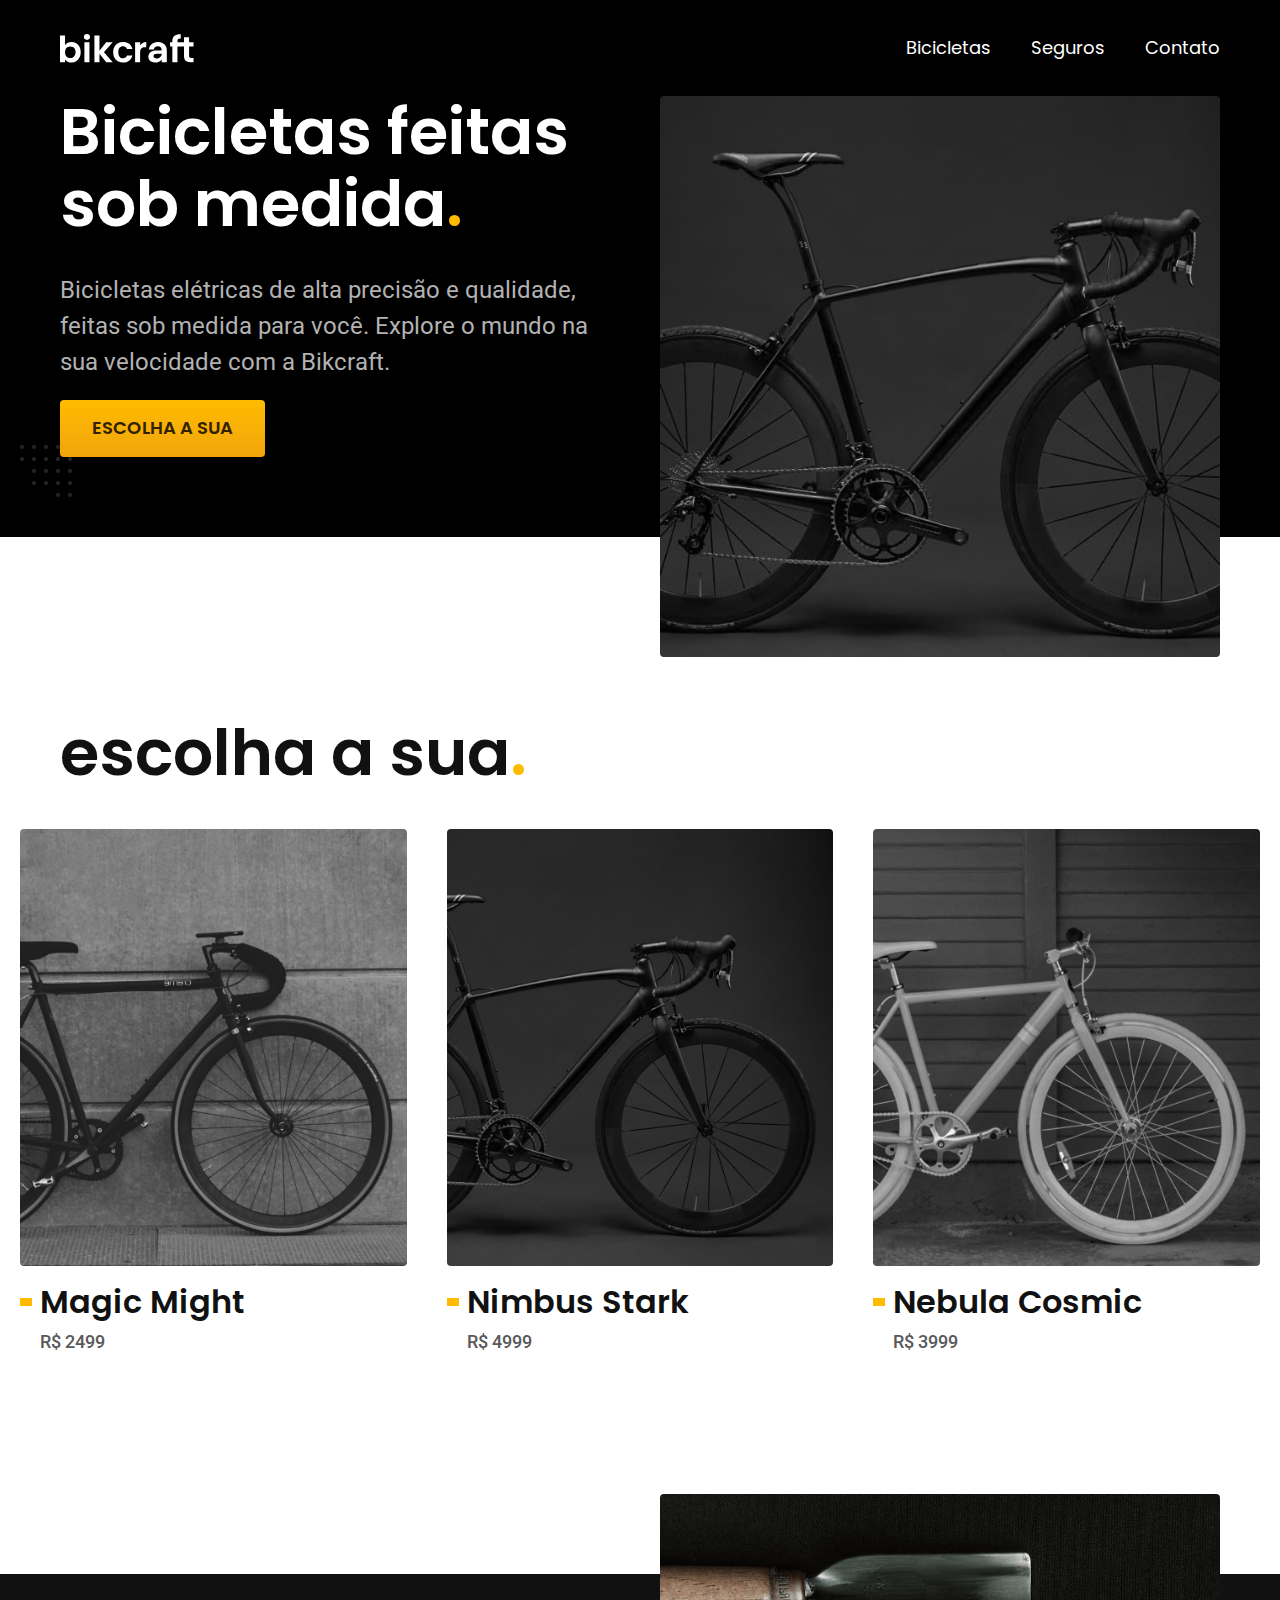
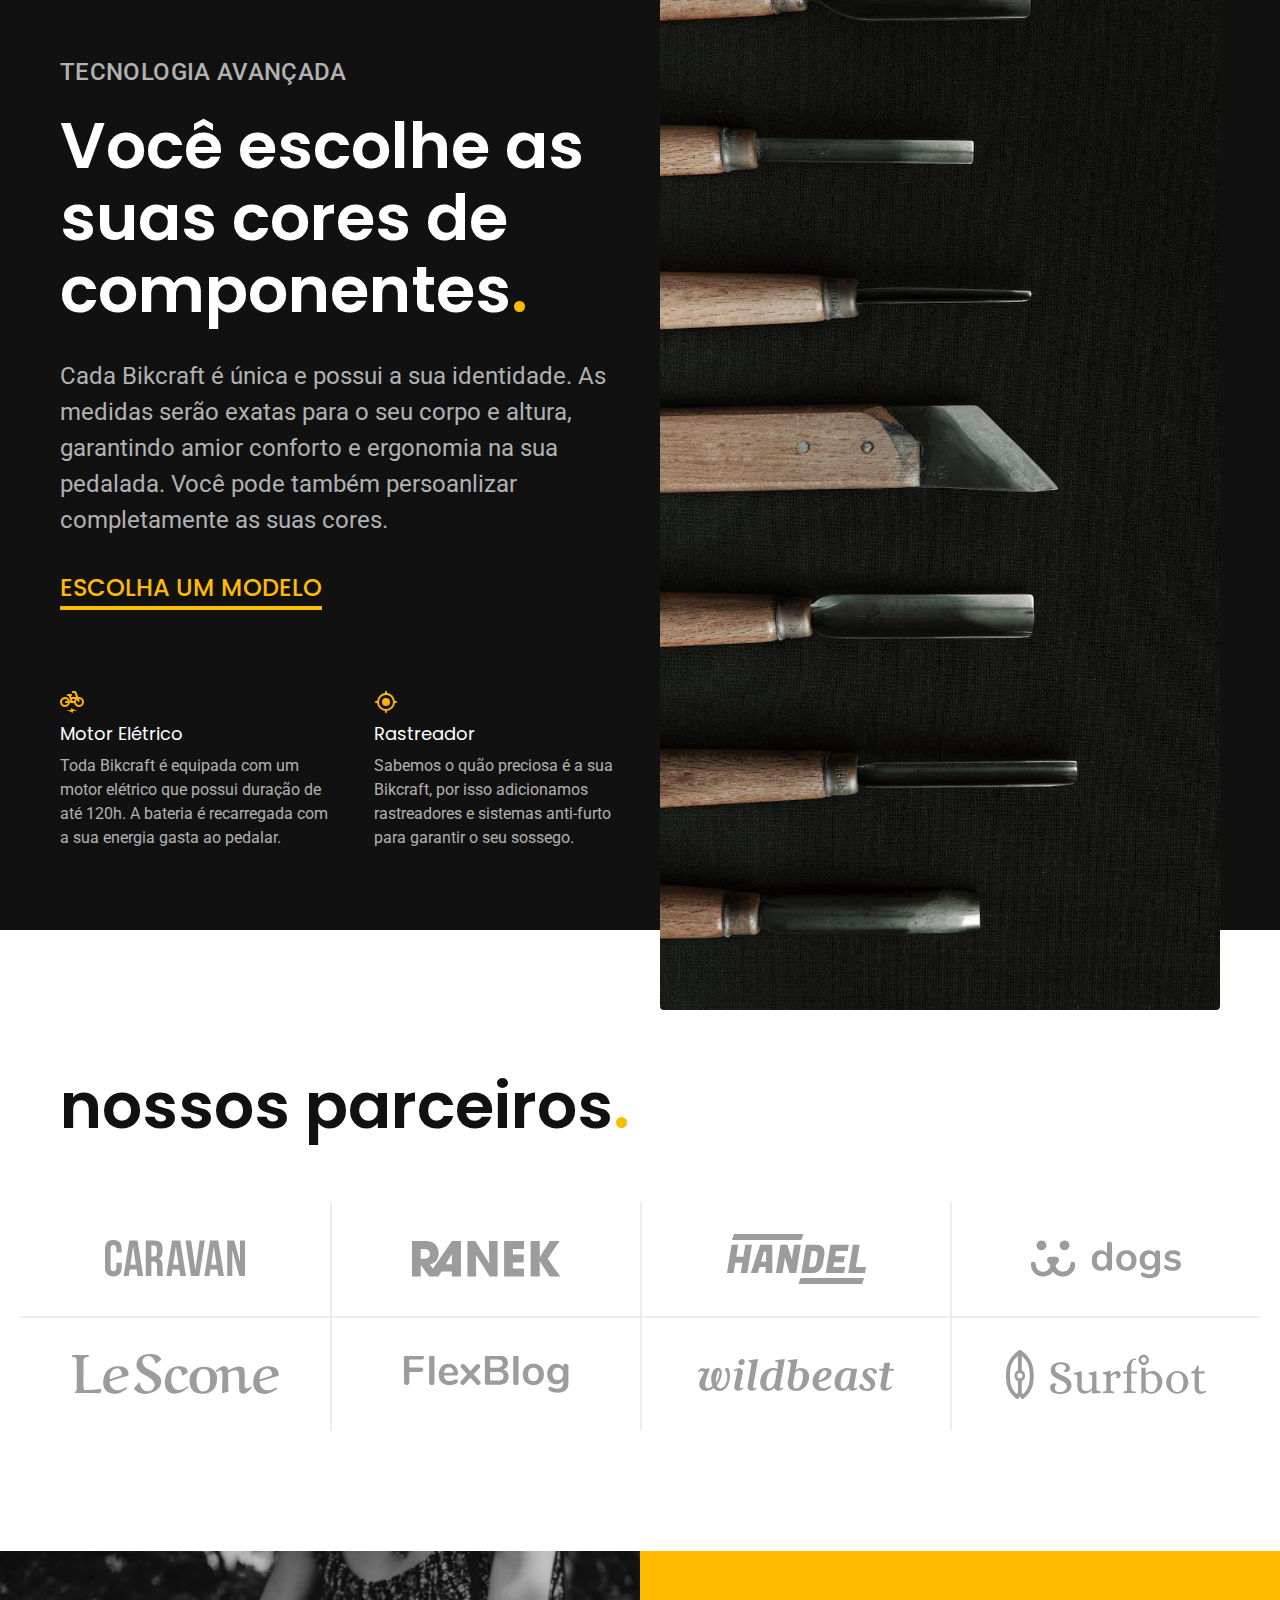
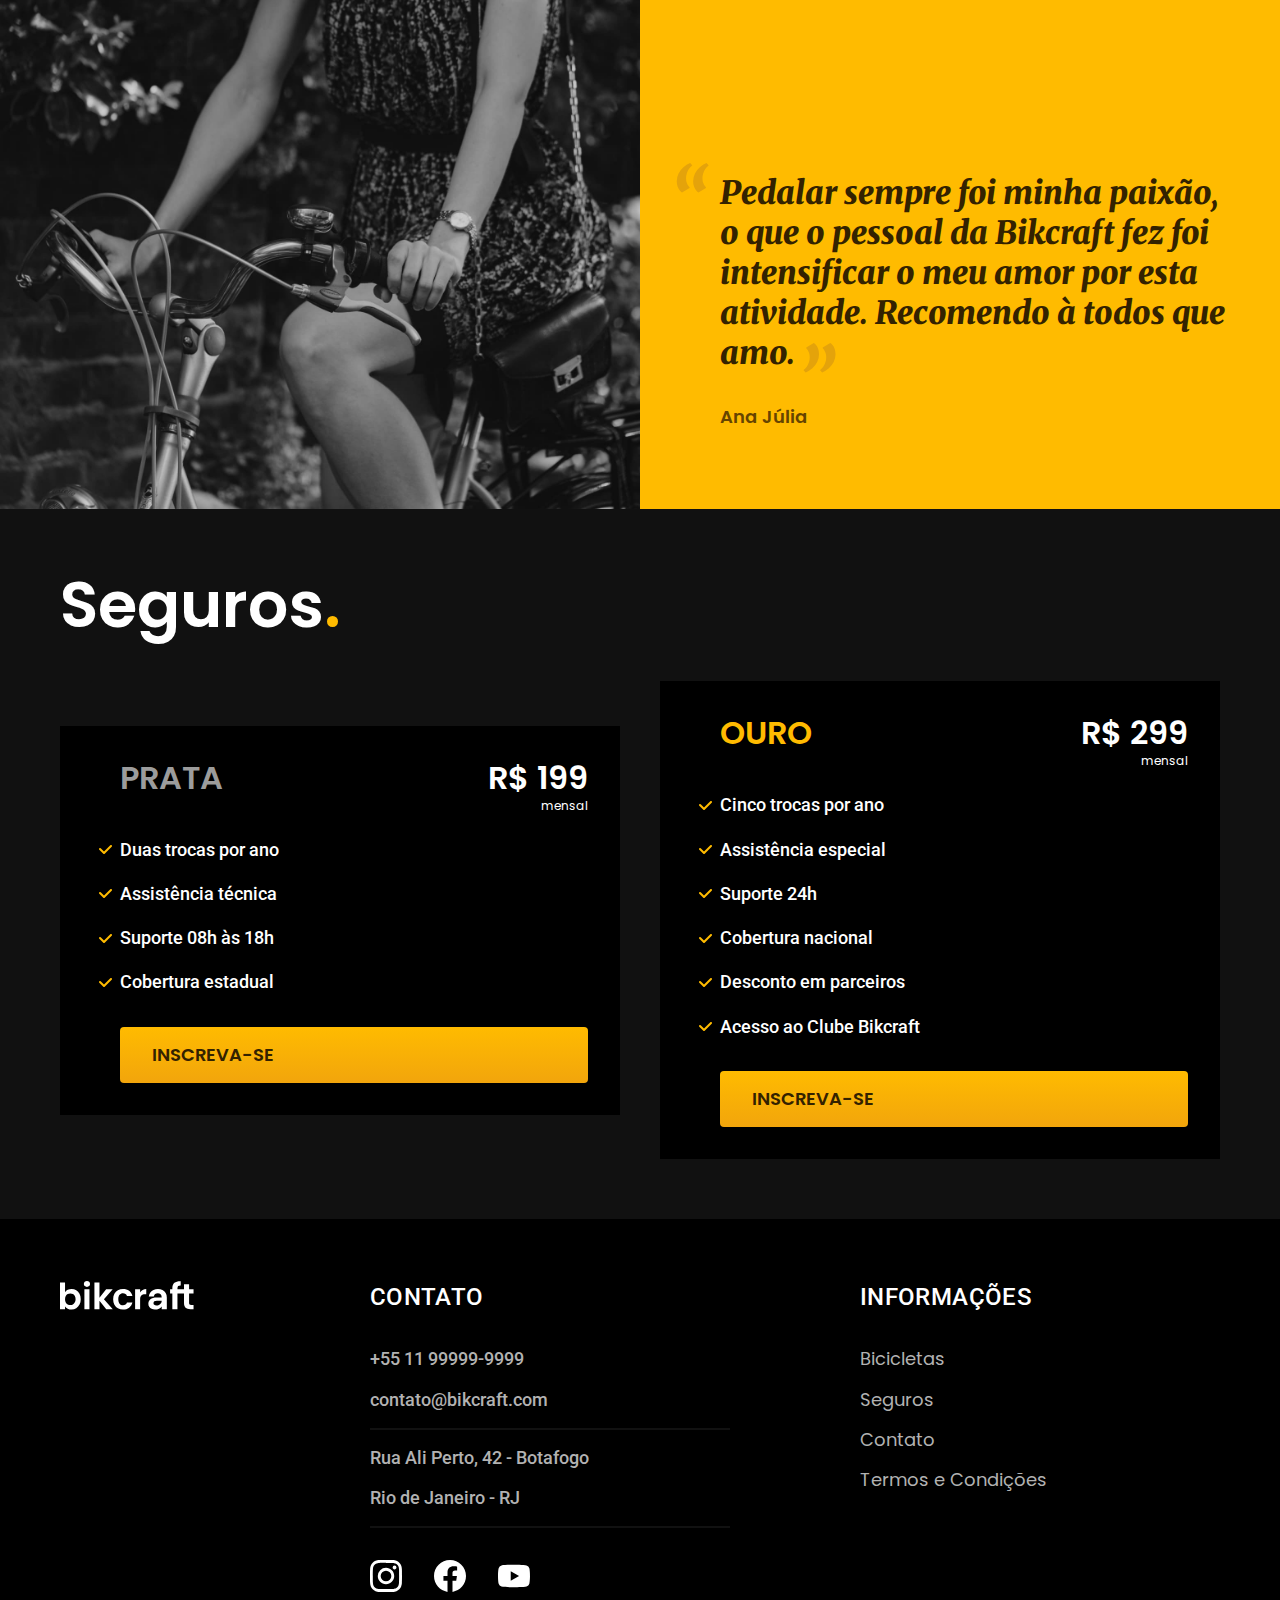
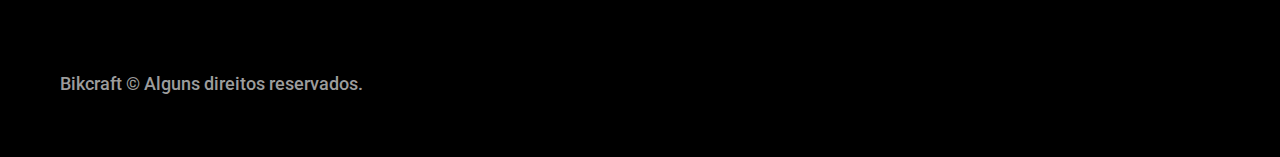
<file: index.html>
<!DOCTYPE html>
<html lang="pt-br">

<head>
  <meta charset="UTF-8">
  <meta name="viewport" content="width=device-width, initial-scale=1.0">
  <title>Bikcraft - Bicicletas Elétricas</title>
  <link rel="preload" href="./css/style.css" as="style">
  <link rel="stylesheet" href="./css/style.css">
  <meta name="description" content="Bicicletas elétricas de alta precisão e qualidade, feitas sob medida para o cliente. Explore o mundo na sua velocidade com a Bikcraft.">
  <link rel="preconnect" href="https://fonts.googleapis.com">
  <link rel="preconnect" href="https://fonts.gstatic.com" crossorigin>
  <link href="https://fonts.googleapis.com/css2?family=Merriweather:ital,opsz,wght@1,18..144,300..900&family=Poppins:ital,wght@0,100;0,200;0,300;0,400;0,500;0,600;0,700;0,800;0,900;1,100;1,200;1,300;1,400;1,500;1,600;1,700;1,800;1,900&family=Roboto:ital,wght@0,100..900;1,100..900&display=swap" rel="stylesheet">
</head>

<body>
  <header class="header-bg">
    <div class="header container">
      <a href="./"><img src="./img/bikcraft.svg" width="136" height="32" alt="Bikcraft"></a>

      <nav aria-label="primaria">
        <ul class="header-menu font-1-m cor-0">
          <li><a href="./bicicletas.html">Bicicletas</a></li>
          <li><a href="./seguros.html">Seguros</a></li>
          <li><a href="./contato.html">Contato</a></li>
        </ul>
      </nav>
    </div>
  </header>

  <main class="introducao-bg">
    <div class="introducao container">
      <div class="introducao-conteudo">
        <h1 class="font-1-xxl cor-0">Bicicletas feitas sob medida<span class="cor-p1">.</span></h1>
        <p class="font-2-l cor-5">Bicicletas elétricas de alta precisão e qualidade, feitas sob medida para você. Explore o mundo na sua velocidade com a Bikcraft.</p>
        <a class="botao" href="./bicicletas.html">Escolha a sua</a>
      </div>
      <picture>
        <source midia="(max-width: 800px)" srcset="./img/bicicletas/nimbus.jpg">
        <img src="./img/fotos/introducao.jpg" width="1280" height="1600" alt="Bicicleta elétrica preta.">
      </picture>
    </div>
  </main>

  <article class="bicicletas-lista">
    <h2 class="container font-1-xxl">escolha a sua<span class="cor-p1">.</span></h2>

    <ul>
      <li>
        <a href="./bicicletas/magic.html">
          <img src="./img/bicicletas/magic-home.jpg" width="920" height="1040" alt="Bicicleta preta">
          <h3 class="font-1-xl">Magic Might</h3>
          <span class="font-2-m cor-8">R$ 2499</span>
        </a>
      </li>

      <li>
        <a href="./bicicletas/nimbus.html">
          <img src="./img/bicicletas/nimbus-home.jpg" width="920" height="1040" alt="Bicicleta preta">
          <h3 class="font-1-xl">Nimbus Stark</h3>
          <span class="font-2-m cor-8">R$ 4999</span>
        </a>
      </li>

      <li>
        <a href="./bicicletas/nebula.html">
          <img src="./img/bicicletas/nebula-home.jpg" width="920" height="1040" alt="Bicicleta preta">
          <h3 class="font-1-xl">Nebula Cosmic</h3>
          <span class="font-2-m cor-8">R$ 3999</span>
        </a>
      </li>
    </ul>
  </article>

  <article class="tecnologia-bg">
    <div class="tecnologia container">
      <div class="tecnologia-conteudo">
        <span class="font-2-l-b cor-5">Tecnologia Avançada</span>
        <h2 class="font-1-xxl cor-0">Você escolhe as suas cores de componentes<span class="cor-p1">.</span></h2>
        <p class="font-2-l cor-5">Cada Bikcraft é única e possui a sua identidade. As medidas serão exatas para o seu corpo e altura, garantindo amior conforto e ergonomia na sua pedalada. Você pode também persoanlizar completamente as suas cores.</p>
        <a class="link" href="./bicicletas.html">Escolha um modelo</a>
        <div class="tecnologia-vantagens">
          <div>
            <img src="./img/icones/eletrica.svg" width="24" height="24" alt="">
            <h3 class="font-1-m cor-0">Motor Elétrico</h3>
            <p class="font-2-s cor-5">Toda Bikcraft é equipada com um motor elétrico que possui duração de até 120h. A bateria é recarregada com a sua energia gasta ao pedalar.</p>
          </div>
          <div>
            <img src="./img/icones/rastreador.svg" width="24" height="24" alt="">
            <h3 class="font-1-m cor-0">Rastreador</h3>
            <p class="font-2-s cor-5">Sabemos o quão preciosa é a sua Bikcraft, por isso adicionamos rastreadores e sistemas anti-furto para garantir o seu sossego.</p>
          </div>
        </div>
      </div>
      <div class="tecnologia-imagem">
        <img src="./img/fotos/tecnologia.jpg" width="1200" height="1920" alt="">
      </div>
    </div>
  </article>

  <section class="parceiros" aria-label="Nossos Parceiros">
    <h2 class="container font-1-xxl">nossos parceiros<span class="cor-p1">.</span></h2>

    <ul>
      <li><img src="./img/parceiros/caravan.svg" width="140" height="38" alt="Caravan"></li>
      <li><img src="./img/parceiros/ranek.svg" width="149" height="36" alt="ranek"></li>
      <li><img src="./img/parceiros/handel.svg" width="139" height="50" alt="handel"></li>
      <li><img src="./img/parceiros/dogs.svg" width="152" height="39" alt="dogs"></li>
      <li><img src="./img/parceiros/lescone.svg" width="208" height="41" alt="lescone"></li>
      <li><img src="./img/parceiros/flexblog.svg" width="165" height="38" alt="flexblog"></li>
      <li><img src="./img/parceiros/wildbeast.svg" width="196" height="34" alt="wildbeast"></li>
      <li><img src="./img/parceiros/surfbot.svg" width="200" height="49" alt="surfbot"></li>
    </ul>
  </section>

  <section class="depoimento" aria-label="Depoimento">
    <div>
      <img src="./img/fotos/depoimento.jpg" width="1560" height="1360" alt="Pessoa pedalando uma bicicleta Bikcraft">
    </div>
    <div class="depoimento-conteudo">
      <blockquote class="font-1-xl cor-p5">
        <p>Pedalar sempre foi minha paixão, o que o pessoal da Bikcraft fez foi intensificar o meu amor por esta atividade. Recomendo à todos que amo.</p>
      </blockquote>
      <span class="font-1-m-b cor-p4">Ana Júlia</span>
    </div>
  </section>

  <article class="seguros-bg">
    <div class="seguros container">
      <h2 class="font-1-xxl cor-0">Seguros<span class="cor-p1">.</span></h2>
      <div class="seguros-item">
        <h3 class="font-1-xl cor-6">PRATA</h3>
        <span class="font-1-xl cor-0">R$ 199 <span class="font-1-xs">mensal</span></span>
        <ul class="font-2-m cor-0">
          <li>Duas trocas por ano</li>
          <li>Assistência técnica</li>
          <li>Suporte 08h às 18h</li>
          <li>Cobertura estadual</li>
        </ul>
        <a class="botao secundario" href="./orcamento.html">Inscreva-se</a>
      </div>

      <div class="seguros-item">
        <h3 class="font-1-xl cor-p1">OURO</h3>
        <span class="font-1-xl cor-0">R$ 299 <span class="font-1-xs">mensal</span></span>
        <ul class="font-2-m cor-0">
          <li>Cinco trocas por ano</li>
          <li>Assistência especial</li>
          <li>Suporte 24h</li>
          <li>Cobertura nacional</li>
          <li>Desconto em parceiros</li>
          <li>Acesso ao Clube Bikcraft</li>
        </ul>
        <a class="botao secundario" href="./orcamento.html">Inscreva-se</a>
      </div>
    </div>
  </article>

  <footer class="footer-bg">
    <div class="footer container">
      <img src="./img/bikcraft.svg" width="136" height="32" alt="Bikcraft">
      <div class="footer-contato">
        <h3 class="font-2-l-b cor-0">Contato</h3>
        <ul class="font-2-m cor-5">
          <li><a href="tel:+5511999999999">+55 11 99999-9999</a></li>
          <li><a href="mailto:contato@bikcraft.com">contato@bikcraft.com</a></li>
          <li>Rua Ali Perto, 42 - Botafogo</li>
          <li>Rio de Janeiro - RJ</li>
        </ul>
        <div class="footer-redes">
          <a href="./">
            <img src="./img/redes/instagram.svg" width="32" height="32" alt="Instagram">
          </a>

          <a href="./">
            <img src="./img/redes/facebook.svg" width="32" height="32" alt="Facebook">
          </a>

          <a href="./">
            <img src="./img/redes/youtube.svg" width="32" height="32" alt="Youtube">
          </a>
        </div>
      </div>

      <div class="footer-informacoes">
        <h3 class="font-2-l-b cor-0">Informações</h3>
        <nav>
          <ul class="font-1-m cor-5">
            <li><a href="./bicicletas-html">Bicicletas</a></li>
            <li><a href="./seguros.html">Seguros</a></li>
            <li><a href="./contato.html">Contato</a></li>
            <li><a href="./termos.html">Termos e Condições</a></li>
          </ul>
        </nav>
      </div>
      <p class="footer-copy font-2-m cor-6">Bikcraft © Alguns direitos reservados.</p>
    </div>
  </footer>
</body>

</html>
</file>
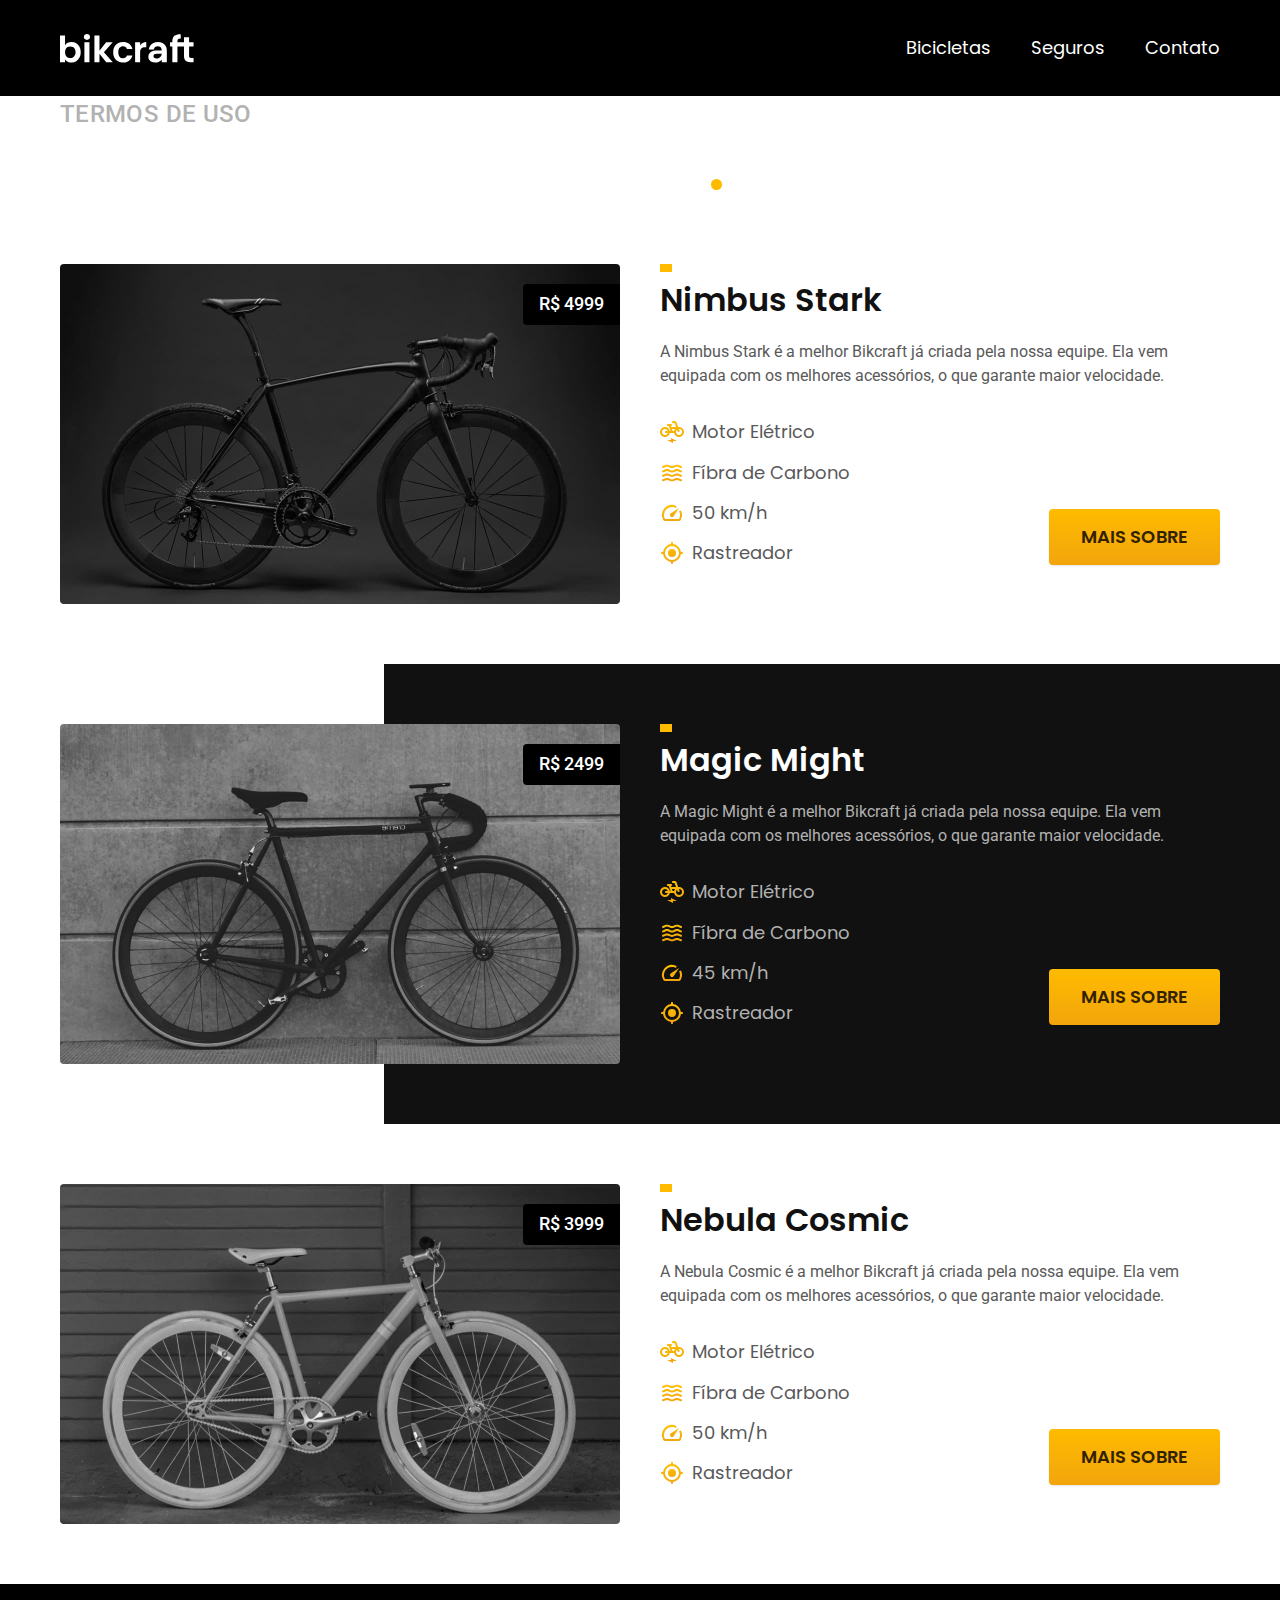
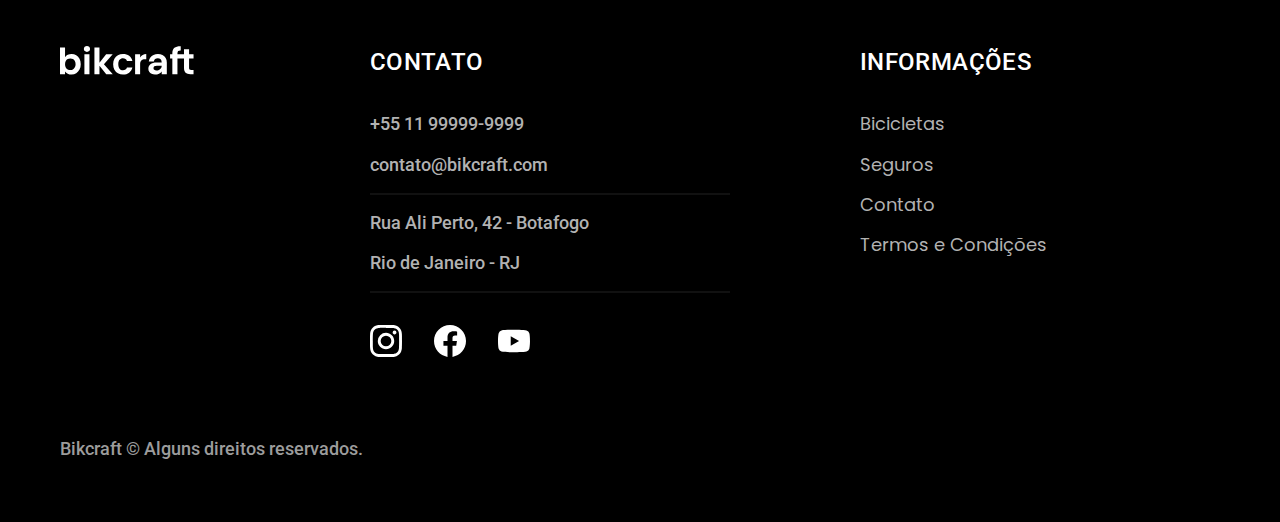
<file: bicicletas.html>
<!DOCTYPE html>
<html lang="pt-br">

<head>
  <meta charset="UTF-8">
  <meta name="viewport" content="width=device-width, initial-scale=1.0">
  <title>Bicicletas | Bikcraft</title>
  <link rel="preload" href="./css/style.css" as="style">
  <link rel="stylesheet" href="./css/style.css">
  <meta name="description" content="Escolha nossas bicicletas.">
  <link rel="preconnect" href="https://fonts.googleapis.com">
  <link rel="preconnect" href="https://fonts.gstatic.com" crossorigin>
  <link href="https://fonts.googleapis.com/css2?family=Merriweather:ital,opsz,wght@1,18..144,300..900&family=Poppins:ital,wght@0,100;0,200;0,300;0,400;0,500;0,600;0,700;0,800;0,900;1,100;1,200;1,300;1,400;1,500;1,600;1,700;1,800;1,900&family=Roboto:ital,wght@0,100..900;1,100..900&display=swap" rel="stylesheet">
</head>

<body id="bicicletas">
  <header class="header-bg">
    <div class="header container">
      <a href="./"><img src="./img/bikcraft.svg" alt="Bikcraft"></a>

      <nav aria-label="primaria">
        <ul class="header-menu font-1-m cor-0">
          <li><a href="./bicicletas.html">Bicicletas</a></li>
          <li><a href="./seguros.html">Seguros</a></li>
          <li><a href="./contato.html">Contato</a></li>
        </ul>
      </nav>
    </div>
  </header>

  <main>
    <div class="titulo-bg">
      <div class="titulo container">
        <p class="font-2-l-b cor-5">Termos de uso</p>
        <h1 class="font-1-xxl cor-0">Termos e condições<span class="cor-p1">.</span></h1>
      </div>
    </div>

    <div class="bicicletas container">
      <div class="bicicletas-imagem">
        <img src="./img/bicicletas/nimbus.jpg" alt="Bicicleta preta">
        <span class="font-2-m cor-0">R$ 4999</span>
      </div>
      <div class="bicicletas-conteudo">
        <h2 class="font-1-xl">Nimbus Stark</h2>
        <p class="font-2-s cor-8">A Nimbus Stark é a melhor Bikcraft já criada pela nossa equipe. Ela vem equipada com os melhores acessórios, o que garante maior velocidade.</p>
        <ul class="font-1-m cor-8">
          <li>
            <img src="./img/icones/eletrica.svg" alt="">
            Motor Elétrico
          </li>
          <li>
            <img src="./img/icones/carbono.svg" alt="">
            Fíbra de Carbono
          </li>
          <li>
            <img src="./img/icones/velocidade.svg" alt="">
            50 km/h
          </li>
          <li>
            <img src="./img/icones/rastreador.svg" alt="">
            Rastreador
          </li>
        </ul>
        <a class="botao seta" href="./bicicletas/nimbus.html">Mais Sobre</a>
      </div>
    </div>


    <div class="bicicletas-bg">
      <div class="bicicletas container">
        <div class="bicicletas-imagem">
          <img src="./img/bicicletas/magic.jpg" alt="Bicicleta preta">
          <span class="font-2-m cor-0">R$ 2499</span>
        </div>
        <div class="bicicletas-conteudo">
          <h2 class="font-1-xl cor-0">Magic Might</h2>
          <p class="font-2-s cor-5">A Magic Might é a melhor Bikcraft já criada pela nossa equipe. Ela vem equipada com os melhores acessórios, o que garante maior velocidade.</p>
          <ul class="font-1-m cor-5">
            <li>
              <img src="./img/icones/eletrica.svg" alt="">
              Motor Elétrico
            </li>
            <li>
              <img src="./img/icones/carbono.svg" alt="">
              Fíbra de Carbono
            </li>
            <li>
              <img src="./img/icones/velocidade.svg" alt="">
              45 km/h
            </li>
            <li>
              <img src="./img/icones/rastreador.svg" alt="">
              Rastreador
            </li>
          </ul>
          <a class="botao seta" href="./bicicletas/magic.html">Mais Sobre</a>
        </div>
      </div>
    </div>

    <div class="bicicletas container">
      <div class="bicicletas-imagem">
        <img src="./img/bicicletas/nebula.jpg" alt="Bicicleta preta">
        <span class="font-2-m cor-0">R$ 3999</span>
      </div>
      <div class="bicicletas-conteudo">
        <h2 class="font-1-xl">Nebula Cosmic</h2>
        <p class="font-2-s cor-8">A Nebula Cosmic é a melhor Bikcraft já criada pela nossa equipe. Ela vem equipada com os melhores acessórios, o que garante maior velocidade.</p>
        <ul class="font-1-m cor-8">
          <li>
            <img src="./img/icones/eletrica.svg" alt="">
            Motor Elétrico
          </li>
          <li>
            <img src="./img/icones/carbono.svg" alt="">
            Fíbra de Carbono
          </li>
          <li>
            <img src="./img/icones/velocidade.svg" alt="">
            50 km/h
          </li>
          <li>
            <img src="./img/icones/rastreador.svg" alt="">
            Rastreador
          </li>
        </ul>
        <a class="botao seta" href="./bicicletas/nimbus.html">Mais Sobre</a>
      </div>
    </div>
  </main>

  <footer class="footer-bg">
    <div class="footer container">
      <img src="./img/bikcraft.svg" alt="Bikcraft">
      <div class="footer-contato">
        <h3 class="font-2-l-b cor-0">Contato</h3>
        <ul class="font-2-m cor-5">
          <li><a href="tel:+5511999999999">+55 11 99999-9999</a></li>
          <li><a href="mailto:contato@bikcraft.com">contato@bikcraft.com</a></li>
          <li>Rua Ali Perto, 42 - Botafogo</li>
          <li>Rio de Janeiro - RJ</li>
        </ul>
        <div class="footer-redes">
          <a href="./">
            <img src="./img/redes/instagram.svg" alt="Instagram">
          </a>

          <a href="./">
            <img src="./img/redes/facebook.svg" alt="Facebook">
          </a>

          <a href="./">
            <img src="./img/redes/youtube.svg" alt="Youtube">
          </a>
        </div>
      </div>

      <div class="footer-informacoes">
        <h3 class="font-2-l-b cor-0">Informações</h3>
        <nav>
          <ul class="font-1-m cor-5">
            <li><a href="./bicicletas-html">Bicicletas</a></li>
            <li><a href="./seguros.html">Seguros</a></li>
            <li><a href="./contato.html">Contato</a></li>
            <li><a href="./termos.html">Termos e Condições</a></li>
          </ul>
        </nav>
      </div>
      <p class="footer-copy font-2-m cor-6">Bikcraft © Alguns direitos reservados.</p>
    </div>
  </footer>
</body>

</html>
</file>
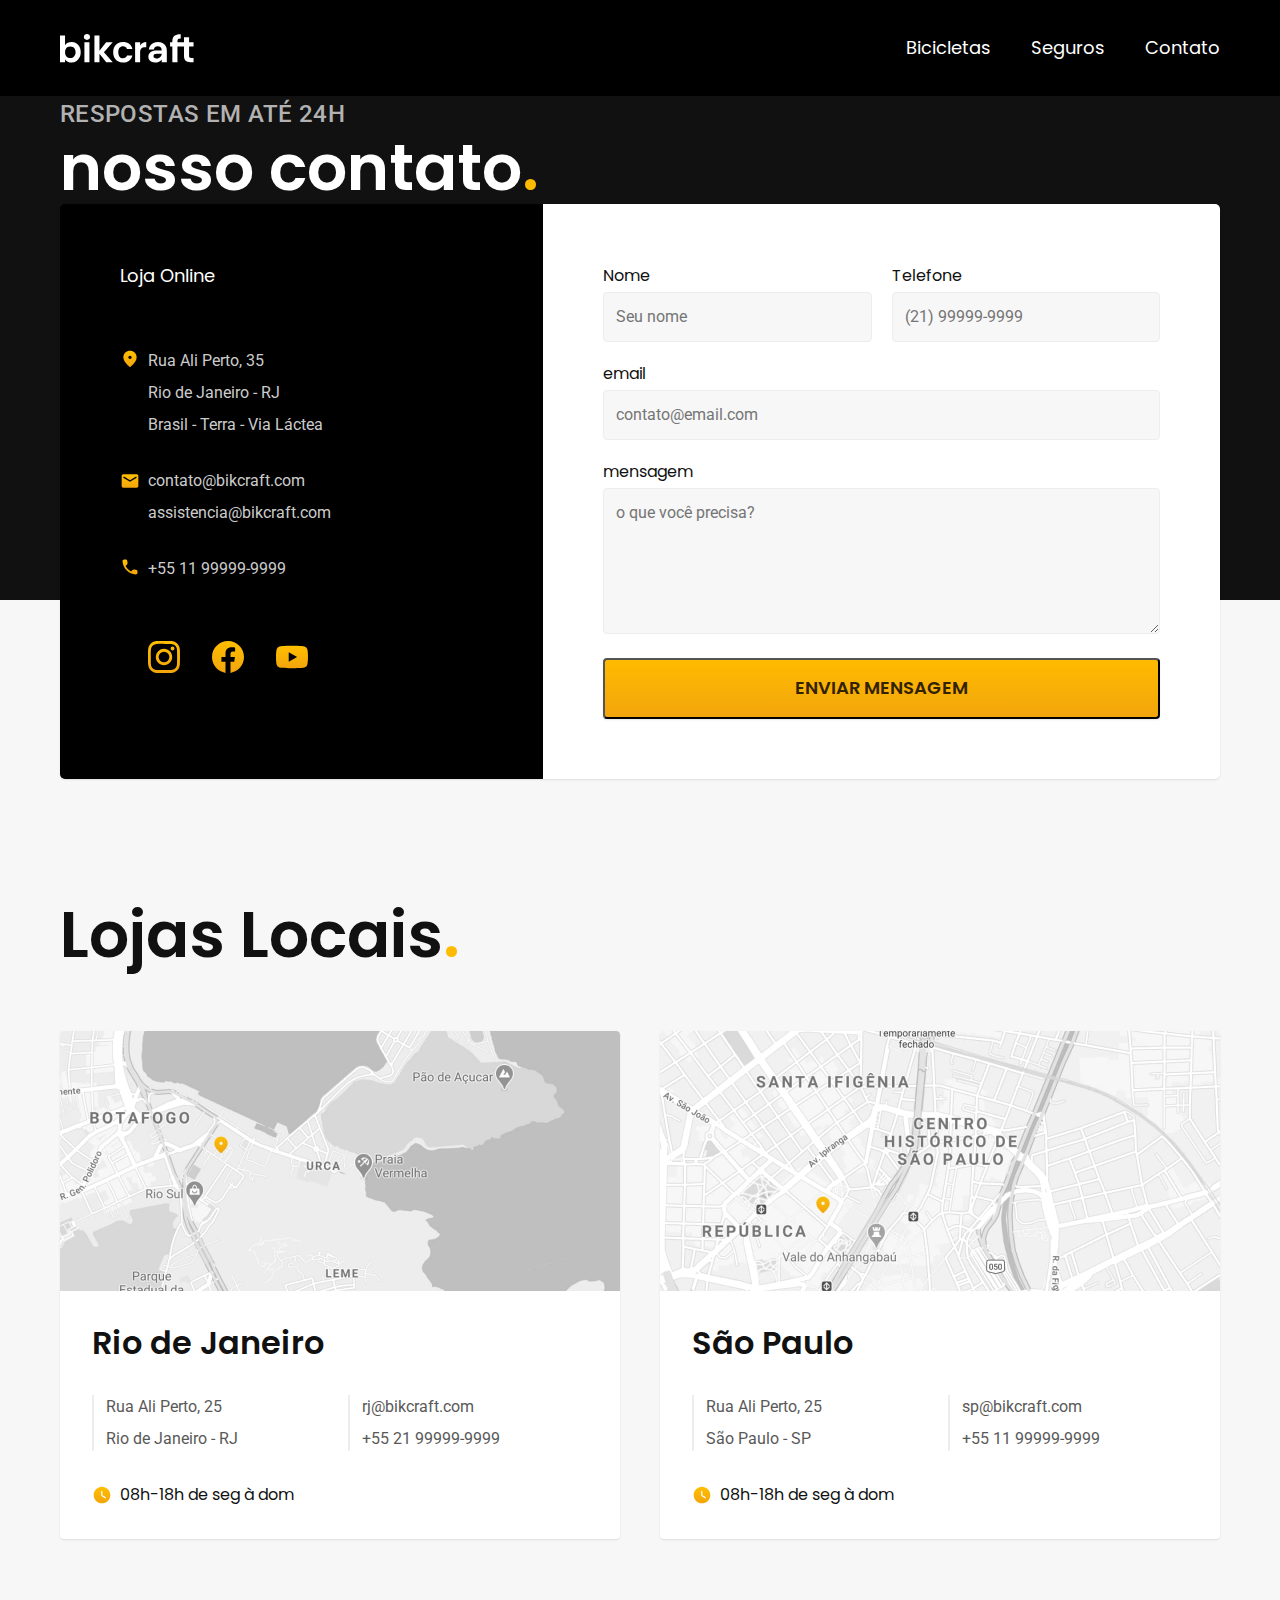
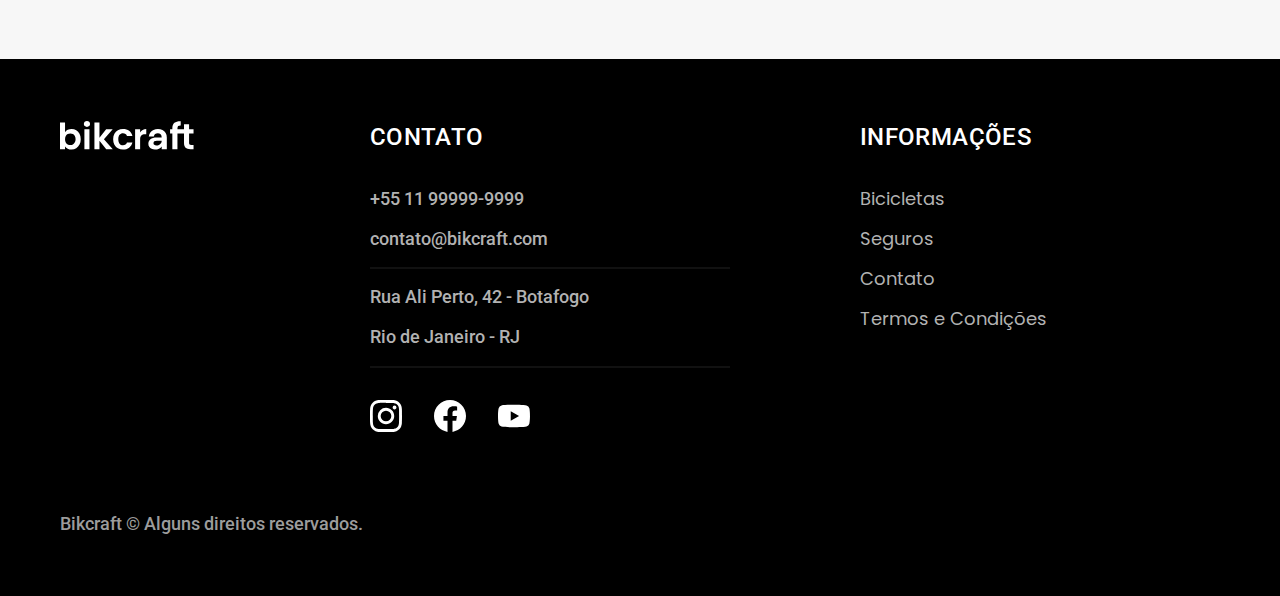
<file: contato.html>
<!DOCTYPE html>
<html lang="pt-br">

<head>
  <meta charset="UTF-8">
  <meta name="viewport" content="width=device-width, initial-scale=1.0">
  <title>Contato | Bikcraft</title>
  <link rel="preload" href="./css/style.css" as="style">
  <link rel="stylesheet" href="./css/style.css">
  <meta name="description" content="Termos e condições.">
  <link rel="preconnect" href="https://fonts.googleapis.com">
  <link rel="preconnect" href="https://fonts.gstatic.com" crossorigin>
  <link href="https://fonts.googleapis.com/css2?family=Merriweather:ital,opsz,wght@1,18..144,300..900&family=Poppins:ital,wght@0,100;0,200;0,300;0,400;0,500;0,600;0,700;0,800;0,900;1,100;1,200;1,300;1,400;1,500;1,600;1,700;1,800;1,900&family=Roboto:ital,wght@0,100..900;1,100..900&display=swap" rel="stylesheet">
</head>

<body id="contato">
  <header class="header-bg">
    <div class="header container">
      <a href="./"><img src="./img/bikcraft.svg" alt="Bikcraft"></a>

      <nav aria-label="primaria">
        <ul class="header-menu font-1-m cor-0">
          <li><a href="./bicicletas.html">Bicicletas</a></li>
          <li><a href="./seguros.html">Seguros</a></li>
          <li><a href="./contato.html">Contato</a></li>
        </ul>
      </nav>
    </div>
  </header>

  <main>
    <div class="titulo-bg">
      <div class="titulo container">
        <p class="font-2-l-b cor-5">Respostas em até 24h</p>
        <h1 class="font-1-xxl cor-0">nosso contato<span class="cor-p1">.</span></h1>
      </div>
    </div>

    <div class="contato container">
      <section class="contato-dados" aria-label="Endereço">
        <h2 class="font-1-m cor-0">Loja Online</h2>
        <div class="contato-endereco font-2-s cor-4">
          <p>Rua Ali Perto, 35</p>
          <p>Rio de Janeiro - RJ</p>
          <p>Brasil - Terra - Via Láctea</p>
        </div>
        <address class="contato-meios font-2-s cor-4">
          <a href="mailto:contato@bikcraft.com">contato@bikcraft.com</a>
          <a href="mailto:assistencia@bikcraft.com">assistencia@bikcraft.com</a>
          <a href="tel+5511999999999"> +55 11 99999-9999</a>
        </address>
        <div class="contato-redes">
          <a href="./">
            <img src="./img/redes/instagram-p.svg" alt="Instagram">
          </a>

          <a href="./">
            <img src="./img/redes/facebook-p.svg" alt="Facebook">
          </a>

          <a href="./">
            <img src="./img/redes/youtube-p.svg" alt="Youtube">
          </a>
        </div>
      </section>

      <section class="contato-formulario" aria-label="Formulário">
        <form class="form" action="./contato.html">
          <div>
            <label for="nome">Nome</label>
            <input type="text" name="nome" id="nome" placeholder="Seu nome">
          </div>
          <div>
            <label for="telefone">Telefone</label>
            <input type="text" name="telefone" id="telefone" placeholder="(21) 99999-9999">
          </div>
          <div class="col-2">
            <label for="email">email</label>
            <input type="email" name="email" id="email" placeholder="contato@email.com">
          </div>
          <div class="col-2">
            <label for="mensagem">mensagem</label>
            <textarea rows="5" name="mensagem" id="mensagem" placeholder="o que você precisa?"></textarea>
          </div>
          <button class="botao col-2">Enviar Mensagem</button>
        </form>
      </section>
    </div>
  </main>

  <article class="lojas container">
    <h2 class="font-1-xxl">Lojas Locais<span class="cor-p1">.</span></h2>
    <div class="lojas-item">
      <img src="./img/lojas/rj.jpg" alt="mapa marcando endereço em Rua Ali Perto, 25 - Rio de Janeiro - RJ">
      <div class="lojas-conteudo">
        <h3 class="font-1-xl">Rio de Janeiro</h3>
        <div class="lojas-dados font-2-s cor-8">
          <p>Rua Ali Perto, 25</p>
          <p>Rio de Janeiro - RJ</p>
        </div>
        <div class="lojas-dados font-2-s cor-8">
          <a href="mailto:rj@bikcraft.com">rj@bikcraft.com</a>
          <a href="mailto:+5521999999999">+55 21 99999-9999</a>
        </div>
        <p class="lojas-tempo font-1-s"><img src="./img/icones/horario.svg" alt="">08h-18h de seg à dom</p>
      </div>
    </div>

    <div class="lojas-item">
      <img src="./img/lojas/sp.jpg" alt="mapa marcando endereço em Rua Ali Perto, 25 - São Paulo - SP">
      <div class="lojas-conteudo">
        <h3 class="font-1-xl">São Paulo</h3>
        <div class="lojas-dados font-2-s cor-8">
          <p>Rua Ali Perto, 25</p>
          <p>São Paulo - SP</p>
        </div>
        <div class="lojas-dados font-2-s cor-8">
          <a href="mailto:sp@bikcraft.com">sp@bikcraft.com</a>
          <a href="mailto:+5511999999999">+55 11 99999-9999</a>
        </div>
        <p class="lojas-tempo font-1-s"><img src="./img/icones/horario.svg" alt="">08h-18h de seg à dom</p>
      </div>
    </div>
  </article>

  <footer class="footer-bg">
    <div class="footer container">
      <img src="./img/bikcraft.svg" alt="Bikcraft">
      <div class="footer-contato">
        <h3 class="font-2-l-b cor-0">Contato</h3>
        <ul class="font-2-m cor-5">
          <li><a href="tel:+5511999999999">+55 11 99999-9999</a></li>
          <li><a href="mailto:contato@bikcraft.com">contato@bikcraft.com</a></li>
          <li>Rua Ali Perto, 42 - Botafogo</li>
          <li>Rio de Janeiro - RJ</li>
        </ul>
        <div class="footer-redes">
          <a href="./">
            <img src="./img/redes/instagram.svg" alt="Instagram">
          </a>

          <a href="./">
            <img src="./img/redes/facebook.svg" alt="Facebook">
          </a>

          <a href="./">
            <img src="./img/redes/youtube.svg" alt="Youtube">
          </a>
        </div>
      </div>

      <div class="footer-informacoes">
        <h3 class="font-2-l-b cor-0">Informações</h3>
        <nav>
          <ul class="font-1-m cor-5">
            <li><a href="./bicicletas-html">Bicicletas</a></li>
            <li><a href="./seguros.html">Seguros</a></li>
            <li><a href="./contato.html">Contato</a></li>
            <li><a href="./termos.html">Termos e Condições</a></li>
          </ul>
        </nav>
      </div>
      <p class="footer-copy font-2-m cor-6">Bikcraft © Alguns direitos reservados.</p>
    </div>
  </footer>
</body>

</html>
</file>
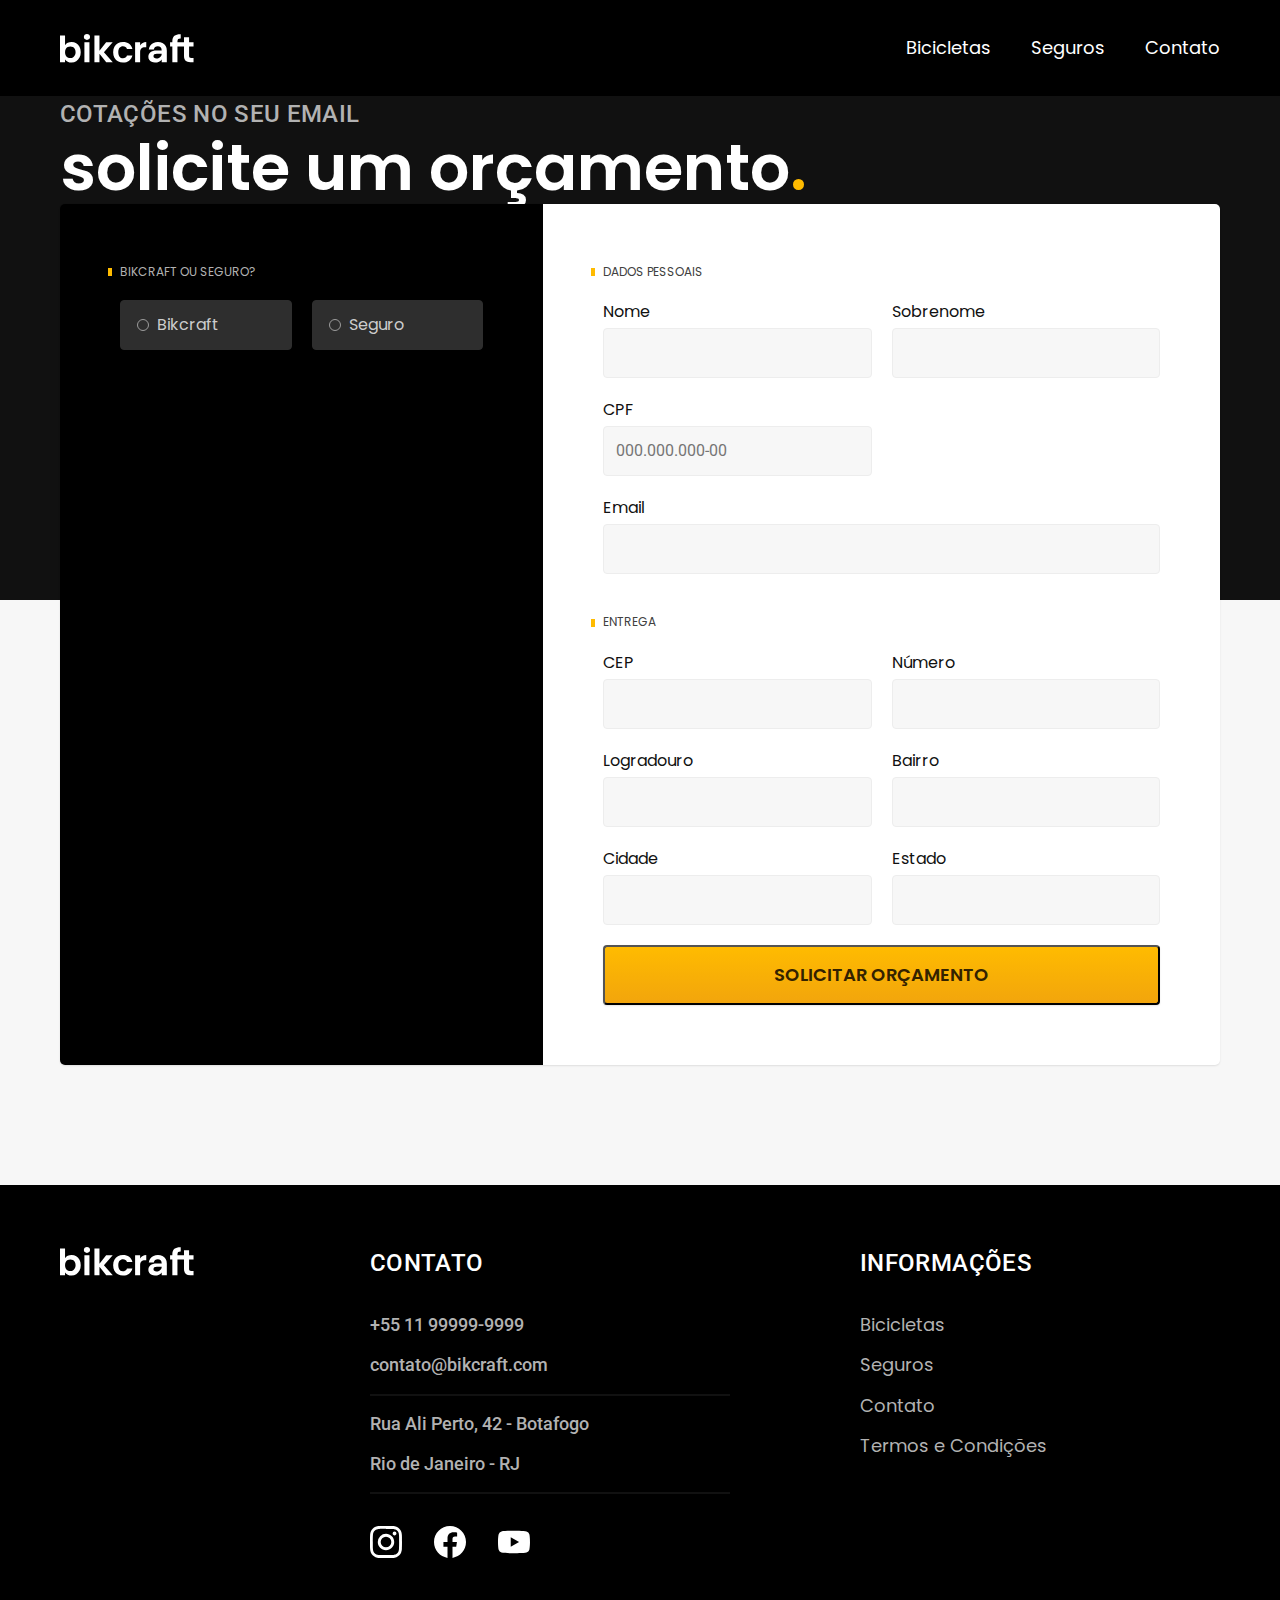
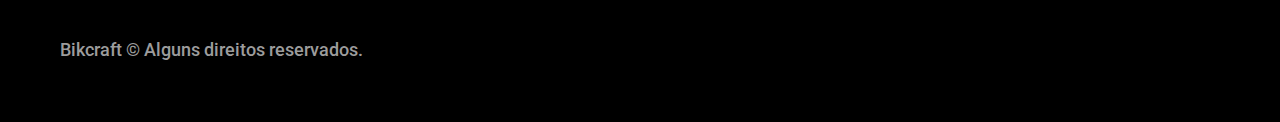
<file: orcamento.html>
<!DOCTYPE html>
<html lang="pt-br">

<head>
  <meta charset="UTF-8">
  <meta name="viewport" content="width=device-width, initial-scale=1.0">
  <title>Orçamento | Bikcraft</title>
  <link rel="preload" href="./css/style.css" as="style">
  <link rel="stylesheet" href="./css/style.css">
  <meta name="description" content="Orçamento.">
  <link rel="preconnect" href="https://fonts.googleapis.com">
  <link rel="preconnect" href="https://fonts.gstatic.com" crossorigin>
  <link href="https://fonts.googleapis.com/css2?family=Merriweather:ital,opsz,wght@1,18..144,300..900&family=Poppins:ital,wght@0,100;0,200;0,300;0,400;0,500;0,600;0,700;0,800;0,900;1,100;1,200;1,300;1,400;1,500;1,600;1,700;1,800;1,900&family=Roboto:ital,wght@0,100..900;1,100..900&display=swap" rel="stylesheet">
</head>

<body id="orcamento">
  <header class="header-bg">
    <div class="header container">
      <a href="./"><img src="./img/bikcraft.svg" alt="Bikcraft"></a>

      <nav aria-label="primaria">
        <ul class="header-menu font-1-m cor-0">
          <li><a href="./bicicletas.html">Bicicletas</a></li>
          <li><a href="./seguros.html">Seguros</a></li>
          <li><a href="./contato.html">Contato</a></li>
        </ul>
      </nav>
    </div>
  </header>

  <main>
    <div class="titulo-bg">
      <div class="titulo container">
        <p class="font-2-l-b cor-5">Cotações no seu email</p>
        <h1 class="font-1-xxl cor-0">solicite um orçamento<span class="cor-p1">.</span></h1>
      </div>
    </div>

    <form class="orcamento container" action="./orcamento.html">
      <div class="orcamento-produto">
        <h2 class="font-1-xs cor-5">Bikcraft ou Seguro?</h2>

        <input type="radio" name="tipo" value="bikcraft" id="bikcraft">
        <label for="bikcraft">Bikcraft</label>

        <input type="radio" name="tipo" value="seguro" id="seguro">
        <label for="seguro">Seguro</label>

        <div class="orcamento-conteudo" id="orcamento-bikcraft">
          <h2 class="font-1-xs cor-5">Escolha a sua</h2>

          <input type="radio" name="produto" value="nimbus" id="nimbus">
          <label for="nimbus">Nimbus Stark <span>R$ 4999</span></label>
          <div class="orcamento-detalhes">
            <ul class="font-1-xs cor-8">
              <li><img src="./img/icones/eletrica.svg" alt="">Motor Elétrico</li>
              <li><img src="./img/icones/carbono.svg" alt="">Fibra de Carbono</li>
              <li><img src="./img/icones/velocidade.svg" alt="">50 km/h</li>
              <li><img src="./img/icones/rastreador.svg" alt="">Rastreador</li>
            </ul>
            <img src="./img/bicicletas/nimbus.jpg" alt="Bicicleta Preta">
          </div>

          <input type="radio" name="produto" value="magic" id="magic">
          <label for="magic">Magic Might <span>R$ 2499</span></label>
          <div class="orcamento-detalhes">
            <ul class="font-1-xs cor-8">
              <li><img src="./img/icones/eletrica.svg" alt="">Motor Elétrico</li>
              <li><img src="./img/icones/carbono.svg" alt="">Fibra de Carbono</li>
              <li><img src="./img/icones/velocidade.svg" alt="">45 km/h</li>
              <li><img src="./img/icones/rastreador.svg" alt="">Rastreador</li>
            </ul>
            <img src="./img/bicicletas/magic.jpg" alt="Bicicleta Preta">
          </div>

          <input type="radio" name="produto" value="nebula" id="nebula">
          <label for="nebula">Nebula Cosmic <span>R$ 3999</span></label>
          <div class="orcamento-detalhes">
            <ul class="font-1-xs cor-8">
              <li><img src="./img/icones/eletrica.svg" alt="">Motor Elétrico</li>
              <li><img src="./img/icones/carbono.svg" alt="">Fibra de Carbono</li>
              <li><img src="./img/icones/velocidade.svg" alt="">40 km/h</li>
              <li><img src="./img/icones/rastreador.svg" alt="">Rastreador</li>
            </ul>
            <img src="./img/bicicletas/nebula.jpg" alt="Bicicleta Branca">
          </div>
        </div>

        <div class="orcamento-conteudo" id="orcamento-seguro">
          <h2 class="font-1-xs cor-5">Escolha o plano</h2>

          <input type="radio" name="produto" value="prata" id="prata">
          <label for="prata">Prata <span>R$ 199</span></label>

          <input type="radio" name="produto" value="ouro" id="ouro">
          <label for="ouro">Ouro <span>R$ 299</span></label>
        </div>
      </div>

      <div class="orcamento-dados form">
        <h2 class="font-1-xs cor-9 col-2">dados pessoais</h2>
        <div>
          <label for="nome">Nome</label>
          <input type="text" name="nome" id="nome">
        </div>
        <div>
          <label for="sobrenome">Sobrenome</label>
          <input type="text" name="sobrenome" id="sobrenome">
        </div>
        <div>
          <label class="col-2" for="cpf">CPF</label>
          <input type="text" name="cpf" id="cpf" placeholder="000.000.000-00">
        </div>
        <div class="col-2">
          <label for="email">Email</label>
          <input type="email" name="email" id="email">
        </div>
        <h2 class="font-1-xs cor-9 col-2">Entrega</h2>
        <div>
          <label for="cep">CEP</label>
          <input type="text" name="cep" id="cep">
        </div>
        <div>
          <label for="numero">Número</label>
          <input type="text" name="numero" id="numero">
        </div>
        <div>
          <label for="logradouro">Logradouro</label>
          <input type="text" name="logradouro" id="logradouro">
        </div>
        <div>
          <label for="bairro">Bairro</label>
          <input type="text" name="bairro" id="bairro">
        </div>
        <div>
          <label for="cidade">Cidade</label>
          <input type="text" name="cidade" id="cidade">
        </div>
        <div>
          <label for="estado">Estado</label>
          <input type="text" name="estado" id="estado">
        </div>
        <button class="botao col-2">Solicitar Orçamento</button>
      </div>
    </form>

  </main>

  <footer class="footer-bg">
    <div class="footer container">
      <img src="./img/bikcraft.svg" alt="Bikcraft">
      <div class="footer-contato">
        <h3 class="font-2-l-b cor-0">Contato</h3>
        <ul class="font-2-m cor-5">
          <li><a href="tel:+5511999999999">+55 11 99999-9999</a></li>
          <li><a href="mailto:contato@bikcraft.com">contato@bikcraft.com</a></li>
          <li>Rua Ali Perto, 42 - Botafogo</li>
          <li>Rio de Janeiro - RJ</li>
        </ul>
        <div class="footer-redes">
          <a href="./">
            <img src="./img/redes/instagram.svg" alt="Instagram">
          </a>

          <a href="./">
            <img src="./img/redes/facebook.svg" alt="Facebook">
          </a>

          <a href="./">
            <img src="./img/redes/youtube.svg" alt="Youtube">
          </a>
        </div>
      </div>

      <div class="footer-informacoes">
        <h3 class="font-2-l-b cor-0">Informações</h3>
        <nav>
          <ul class="font-1-m cor-5">
            <li><a href="./bicicletas-html">Bicicletas</a></li>
            <li><a href="./seguros.html">Seguros</a></li>
            <li><a href="./contato.html">Contato</a></li>
            <li><a href="./termos.html">Termos e Condições</a></li>
          </ul>
        </nav>
      </div>
      <p class="footer-copy font-2-m cor-6">Bikcraft © Alguns direitos reservados.</p>
    </div>
  </footer>
</body>

</html>
</file>
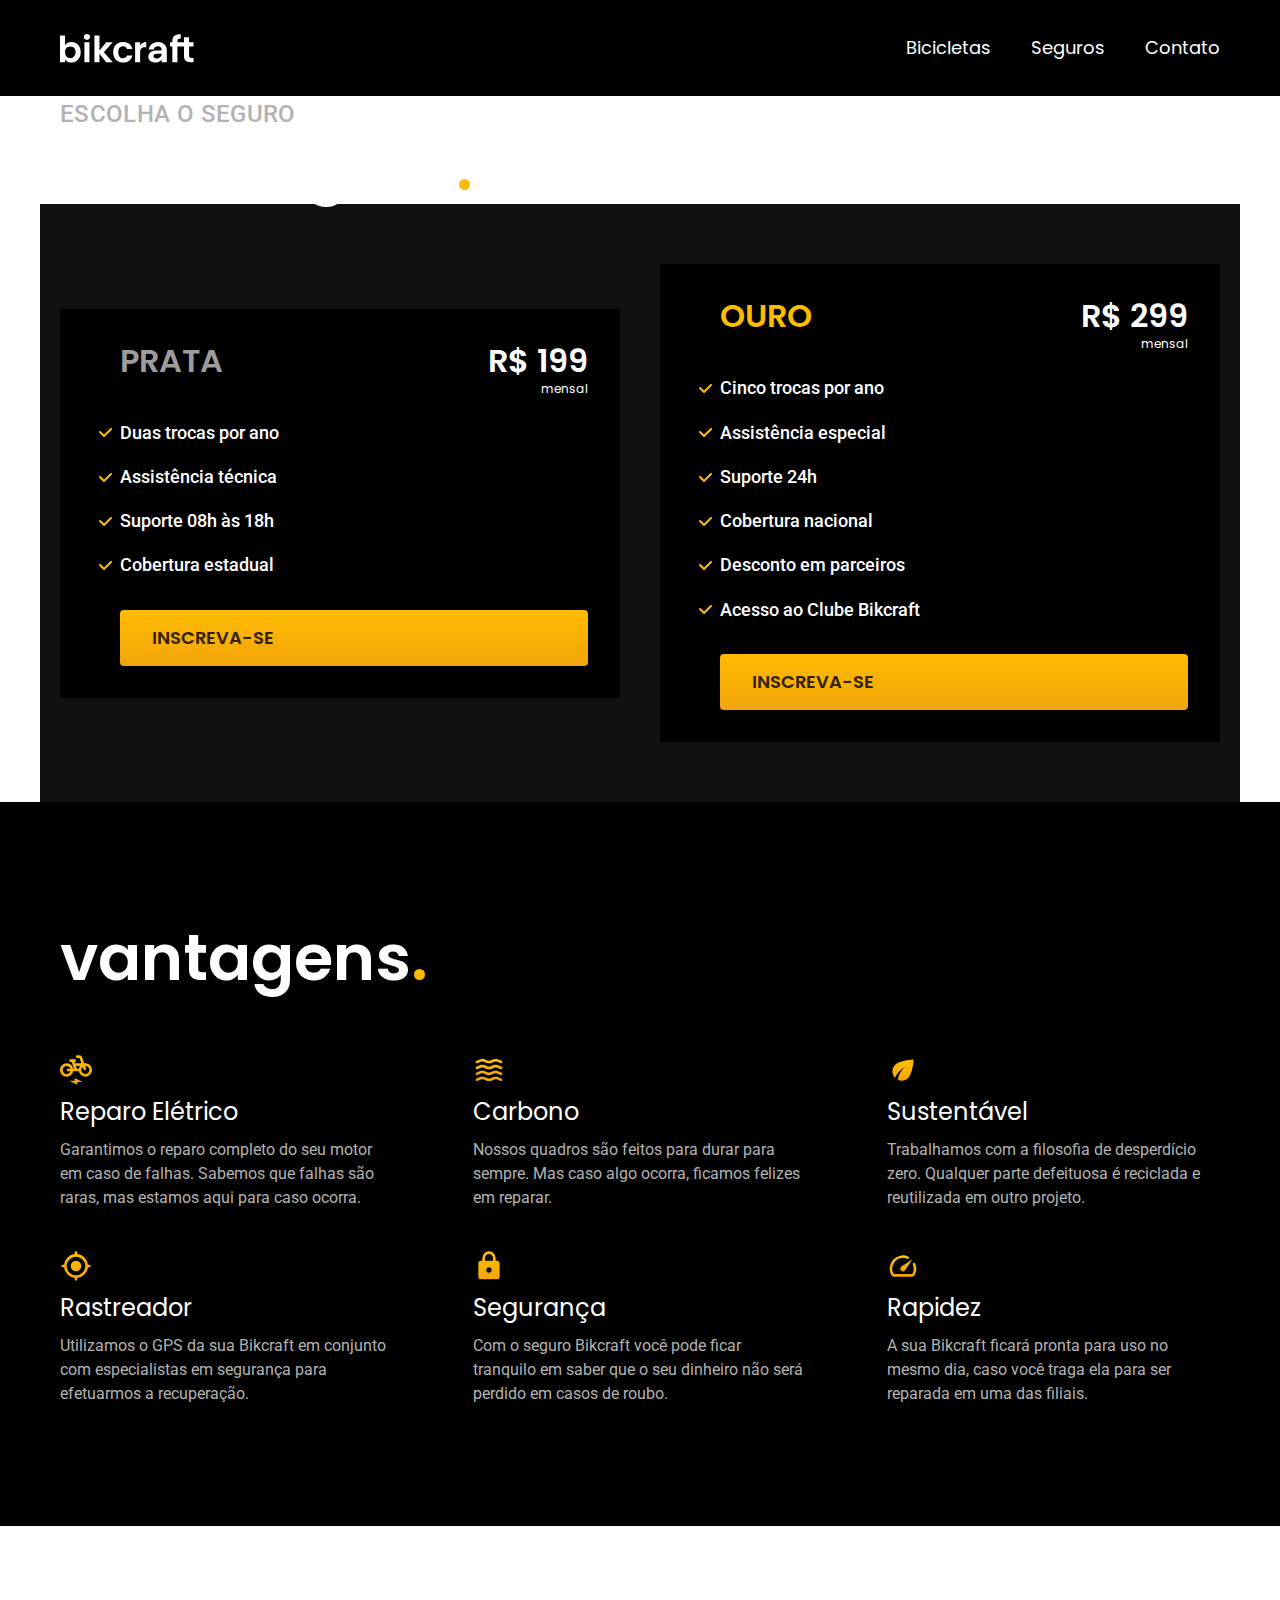
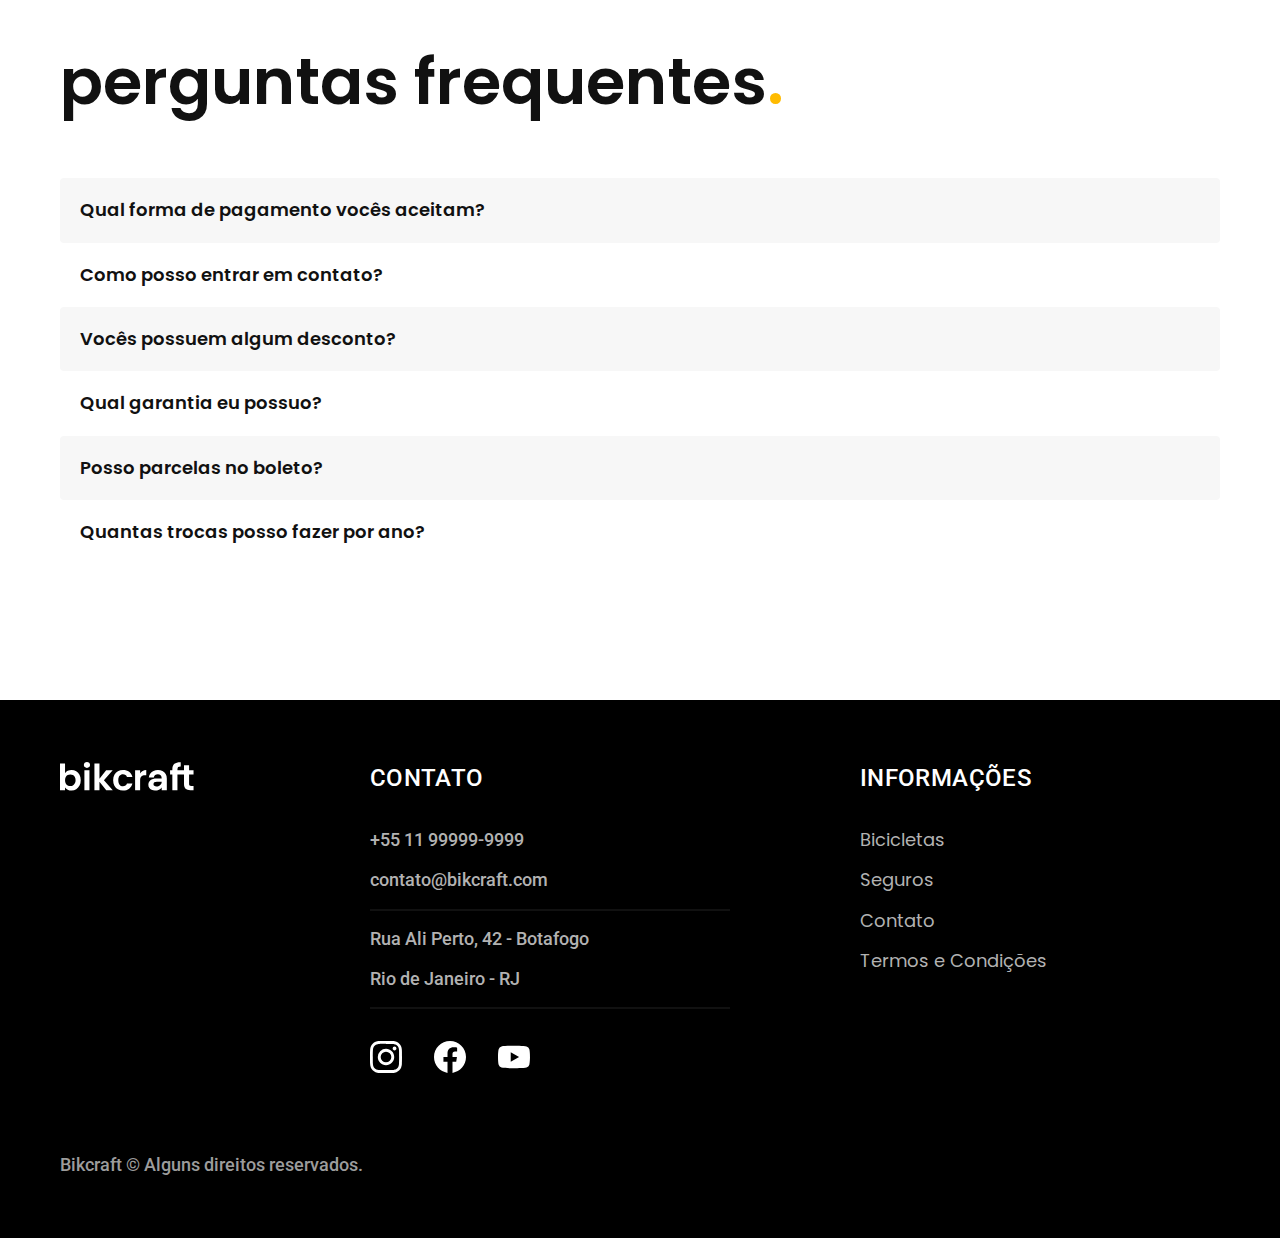
<file: seguros.html>
<!DOCTYPE html>
<html lang="pt-br">

<head>
  <meta charset="UTF-8">
  <meta name="viewport" content="width=device-width, initial-scale=1.0">
  <title>Seguros | Bikcraft</title>
  <link rel="preload" href="./css/style.css" as="style">
  <link rel="stylesheet" href="./css/style.css">
  <meta name="description" content="Termos e condições.">
  <link rel="preconnect" href="https://fonts.googleapis.com">
  <link rel="preconnect" href="https://fonts.gstatic.com" crossorigin>
  <link href="https://fonts.googleapis.com/css2?family=Merriweather:ital,opsz,wght@1,18..144,300..900&family=Poppins:ital,wght@0,100;0,200;0,300;0,400;0,500;0,600;0,700;0,800;0,900;1,100;1,200;1,300;1,400;1,500;1,600;1,700;1,800;1,900&family=Roboto:ital,wght@0,100..900;1,100..900&display=swap" rel="stylesheet">
</head>

<body id="seguros">
  <header class="header-bg">
    <div class="header container">
      <a href="./"><img src="./img/bikcraft.svg" alt="Bikcraft"></a>

      <nav aria-label="primaria">
        <ul class="header-menu font-1-m cor-0">
          <li><a href="./bicicletas.html">Bicicletas</a></li>
          <li><a href="./seguros.html">Seguros</a></li>
          <li><a href="./contato.html">Contato</a></li>
        </ul>
      </nav>
    </div>
  </header>

  <main>
    <div class="titulo-bg">
      <div class="titulo container">
        <p class="font-2-l-b cor-5">Escolha o seguro</p>
        <h1 class="font-1-xxl cor-0">você seguro<span class="cor-p1">.</span></h1>
      </div>
    </div>

    <div class="seguros container seguros-bg">
      <div class="seguros-item">
        <h3 class="font-1-xl cor-6">PRATA</h3>
        <span class="font-1-xl cor-0">R$ 199 <span class="font-1-xs">mensal</span></span>
        <ul class="font-2-m cor-0">
          <li>Duas trocas por ano</li>
          <li>Assistência técnica</li>
          <li>Suporte 08h às 18h</li>
          <li>Cobertura estadual</li>
        </ul>
        <a class="botao secundario" href="./orcamento.html">Inscreva-se</a>
      </div>

      <div class="seguros-item">
        <h3 class="font-1-xl cor-p1">OURO</h3>
        <span class="font-1-xl cor-0">R$ 299 <span class="font-1-xs">mensal</span></span>
        <ul class="font-2-m cor-0">
          <li>Cinco trocas por ano</li>
          <li>Assistência especial</li>
          <li>Suporte 24h</li>
          <li>Cobertura nacional</li>
          <li>Desconto em parceiros</li>
          <li>Acesso ao Clube Bikcraft</li>
        </ul>
        <a class="botao secundario" href="./orcamento.html">Inscreva-se</a>
      </div>
    </div>

  </main>

  <article class="vantagens-bg">
    <div class="vantagens container">
      <h2 class="font-1-xxl cor-0">vantagens<span class="cor-p1">.</span></h2>
      <ul>
        <li>
          <img src="./img/icones/eletrica.svg" alt="">
          <h3 class="font-1-l cor-0">Reparo Elétrico</h3>
          <p class="font-2-s cor-5">Garantimos o reparo completo do seu motor em caso de falhas. Sabemos que falhas são raras, mas estamos aqui para caso ocorra.</p>
        </li>
        <li>
          <img src="./img/icones/carbono.svg" alt="">
          <h3 class="font-1-l cor-0">Carbono</h3>
          <p class="font-2-s cor-5">Nossos quadros são feitos para durar para sempre. Mas caso algo ocorra, ficamos felizes em reparar.</p>
        </li>
        <li>
          <img src="./img/icones/sustentavel.svg" alt="">
          <h3 class="font-1-l cor-0">Sustentável</h3>
          <p class="font-2-s cor-5">Trabalhamos com a filosofia de desperdício zero. Qualquer parte defeituosa é reciclada e reutilizada em outro projeto.</p>
        </li>
        <li>
          <img src="./img/icones/rastreador.svg" alt="">
          <h3 class="font-1-l cor-0">Rastreador</h3>
          <p class="font-2-s cor-5">Utilizamos o GPS da sua Bikcraft em conjunto com especialistas em segurança para efetuarmos a recuperação.</p>
        </li>
        <li>
          <img src="./img/icones/seguro.svg" alt="">
          <h3 class="font-1-l cor-0">Segurança</h3>
          <p class="font-2-s cor-5">Com o seguro Bikcraft você pode ficar tranquilo em saber que o seu dinheiro não será perdido em casos de roubo.</p>
        </li>
        <li>
          <img src="./img/icones/velocidade.svg" alt="">
          <h3 class="font-1-l cor-0">Rapidez</h3>
          <p class="font-2-s cor-5">A sua Bikcraft ficará pronta para uso no mesmo dia, caso você traga ela para ser reparada em uma das filiais.</p>
        </li>
      </ul>
    </div>
  </article>

  <article class="perguntas container">
    <h2 class="font-1-xxl">perguntas frequentes<span class="cor-p1">.</span></h2>
    <dl>
      <div>
        <dt class="font-1-m-b">Qual forma de pagamento vocês aceitam?</dt>
        <dd class="font-2-s cor-9">Aceitamos pagamentos parcelados em todos os cartões de crédito. Para pagamentos à vista também aceitamos PIX e Boleto através do PagSeguro.</dd>
      </div>
      <div>
        <dt class="font-1-m-b">Como posso entrar em contato?</dt>
        <dd class="font-2-s cor-9">Aceitamos pagamentos parcelados em todos os cartões de crédito. Para pagamentos à vista também aceitamos PIX e Boleto através do PagSeguro.</dd>
      </div>
      <div>
        <dt class="font-1-m-b">Vocês possuem algum desconto?</dt>
        <dd class="font-2-s cor-9">Aceitamos pagamentos parcelados em todos os cartões de crédito. Para pagamentos à vista também aceitamos PIX e Boleto através do PagSeguro.</dd>
      </div>
      <div>
        <dt class="font-1-m-b">Qual garantia eu possuo?</dt>
        <dd class="font-2-s cor-9">Aceitamos pagamentos parcelados em todos os cartões de crédito. Para pagamentos à vista também aceitamos PIX e Boleto através do PagSeguro.</dd>
      </div>
      <div>
        <dt class="font-1-m-b">Posso parcelas no boleto?</dt>
        <dd class="font-2-s cor-9">Aceitamos pagamentos parcelados em todos os cartões de crédito. Para pagamentos à vista também aceitamos PIX e Boleto através do PagSeguro.</dd>
      </div>
      <div>
        <dt class="font-1-m-b">Quantas trocas posso fazer por ano?</dt>
        <dd class="font-2-s cor-9">Aceitamos pagamentos parcelados em todos os cartões de crédito. Para pagamentos à vista também aceitamos PIX e Boleto através do PagSeguro.</dd>
      </div>
    </dl>
  </article>

  <footer class="footer-bg">
    <div class="footer container">
      <img src="./img/bikcraft.svg" alt="Bikcraft">
      <div class="footer-contato">
        <h3 class="font-2-l-b cor-0">Contato</h3>
        <ul class="font-2-m cor-5">
          <li><a href="tel:+5511999999999">+55 11 99999-9999</a></li>
          <li><a href="mailto:contato@bikcraft.com">contato@bikcraft.com</a></li>
          <li>Rua Ali Perto, 42 - Botafogo</li>
          <li>Rio de Janeiro - RJ</li>
        </ul>
        <div class="footer-redes">
          <a href="./">
            <img src="./img/redes/instagram.svg" alt="Instagram">
          </a>

          <a href="./">
            <img src="./img/redes/facebook.svg" alt="Facebook">
          </a>

          <a href="./">
            <img src="./img/redes/youtube.svg" alt="Youtube">
          </a>
        </div>
      </div>

      <div class="footer-informacoes">
        <h3 class="font-2-l-b cor-0">Informações</h3>
        <nav>
          <ul class="font-1-m cor-5">
            <li><a href="./bicicletas-html">Bicicletas</a></li>
            <li><a href="./seguros.html">Seguros</a></li>
            <li><a href="./contato.html">Contato</a></li>
            <li><a href="./termos.html">Termos e Condições</a></li>
          </ul>
        </nav>
      </div>
      <p class="footer-copy font-2-m cor-6">Bikcraft © Alguns direitos reservados.</p>
    </div>
  </footer>
</body>

</html>
</file>
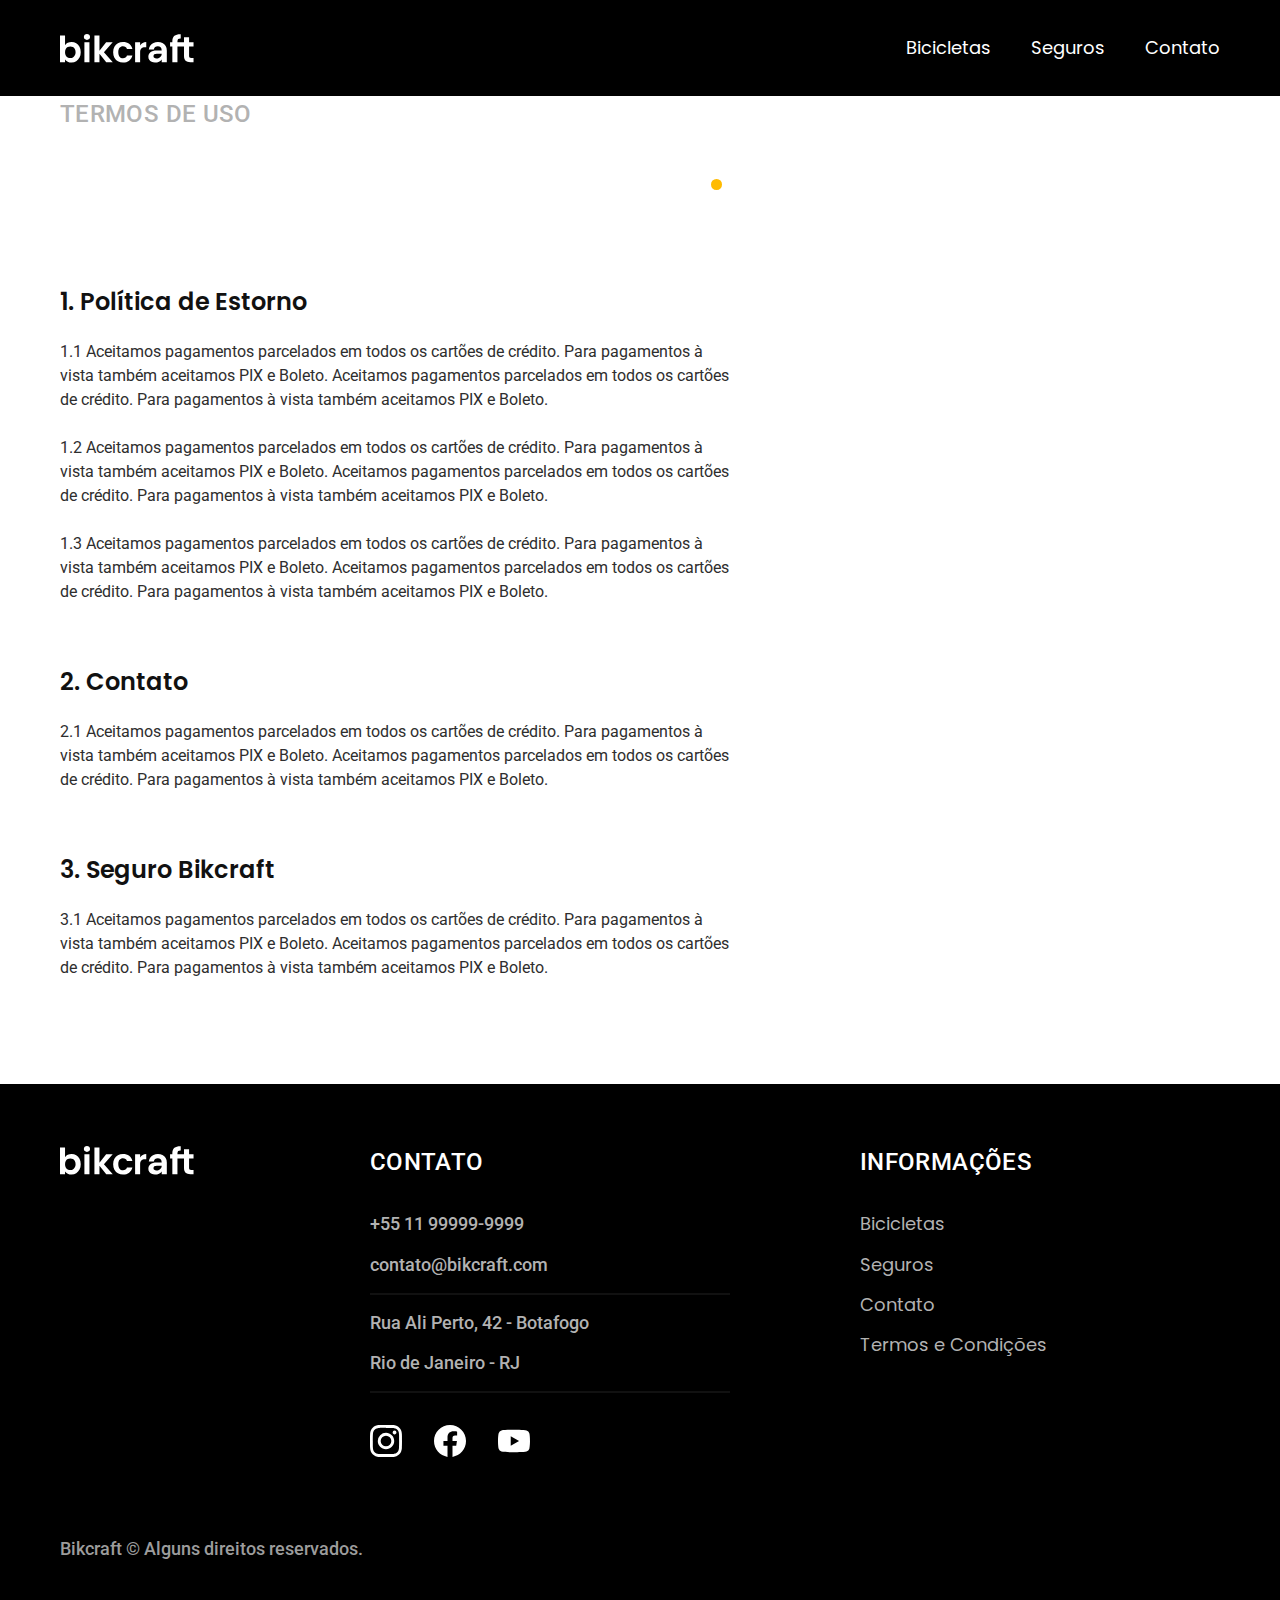
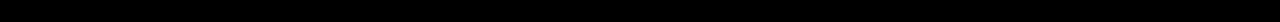
<file: termos.html>
<!DOCTYPE html>
<html lang="pt-br">

<head>
  <meta charset="UTF-8">
  <meta name="viewport" content="width=device-width, initial-scale=1.0">
  <title>Termos e Condições | Bikcraft</title>
  <link rel="preload" href="./css/style.css" as="style">
  <link rel="stylesheet" href="./css/style.css">
  <meta name="description" content="Termos e condições.">
  <link rel="preconnect" href="https://fonts.googleapis.com">
  <link rel="preconnect" href="https://fonts.gstatic.com" crossorigin>
  <link href="https://fonts.googleapis.com/css2?family=Merriweather:ital,opsz,wght@1,18..144,300..900&family=Poppins:ital,wght@0,100;0,200;0,300;0,400;0,500;0,600;0,700;0,800;0,900;1,100;1,200;1,300;1,400;1,500;1,600;1,700;1,800;1,900&family=Roboto:ital,wght@0,100..900;1,100..900&display=swap" rel="stylesheet">
</head>

<body id="termos">
  <header class="header-bg">
    <div class="header container">
      <a href="./"><img src="./img/bikcraft.svg" alt="Bikcraft"></a>

      <nav aria-label="primaria">
        <ul class="header-menu font-1-m cor-0">
          <li><a href="./bicicletas.html">Bicicletas</a></li>
          <li><a href="./seguros.html">Seguros</a></li>
          <li><a href="./contato.html">Contato</a></li>
        </ul>
      </nav>
    </div>
  </header>

  <main>
    <div class="titulo-bg">
      <div class="titulo container">
        <p class="font-2-l-b cor-5">Termos de uso</p>
        <h1 class="font-1-xxl cor-0">Termos e condições<span class="cor-p1">.</span></h1>
      </div>
    </div>

    <div class="termos font-2-s cor-10 container">
      <h2 class="font-1-l cor-11">1. Política de Estorno</h2>
      <p>1.1 Aceitamos pagamentos parcelados em todos os cartões de crédito. Para pagamentos à vista também aceitamos PIX e Boleto. Aceitamos pagamentos parcelados em todos os cartões de crédito. Para pagamentos à vista também aceitamos PIX e Boleto.</p>
      <p>1.2 Aceitamos pagamentos parcelados em todos os cartões de crédito. Para pagamentos à vista também aceitamos PIX e Boleto. Aceitamos pagamentos parcelados em todos os cartões de crédito. Para pagamentos à vista também aceitamos PIX e Boleto.</p>
      <p>1.3 Aceitamos pagamentos parcelados em todos os cartões de crédito. Para pagamentos à vista também aceitamos PIX e Boleto. Aceitamos pagamentos parcelados em todos os cartões de crédito. Para pagamentos à vista também aceitamos PIX e Boleto.</p>

      <h2 class="font-1-l cor-11">2. Contato</h2>
      <p>2.1 Aceitamos pagamentos parcelados em todos os cartões de crédito. Para pagamentos à vista também aceitamos PIX e Boleto. Aceitamos pagamentos parcelados em todos os cartões de crédito. Para pagamentos à vista também aceitamos PIX e Boleto.</p>

      <h2 class="font-1-l cor-11">3. Seguro Bikcraft</h2>
      <p>3.1 Aceitamos pagamentos parcelados em todos os cartões de crédito. Para pagamentos à vista também aceitamos PIX e Boleto. Aceitamos pagamentos parcelados em todos os cartões de crédito. Para pagamentos à vista também aceitamos PIX e Boleto.</p>
    </div>
  </main>

  <footer class="footer-bg">
    <div class="footer container">
      <img src="./img/bikcraft.svg" alt="Bikcraft">
      <div class="footer-contato">
        <h3 class="font-2-l-b cor-0">Contato</h3>
        <ul class="font-2-m cor-5">
          <li><a href="tel:+5511999999999">+55 11 99999-9999</a></li>
          <li><a href="mailto:contato@bikcraft.com">contato@bikcraft.com</a></li>
          <li>Rua Ali Perto, 42 - Botafogo</li>
          <li>Rio de Janeiro - RJ</li>
        </ul>
        <div class="footer-redes">
          <a href="./">
            <img src="./img/redes/instagram.svg" alt="Instagram">
          </a>

          <a href="./">
            <img src="./img/redes/facebook.svg" alt="Facebook">
          </a>

          <a href="./">
            <img src="./img/redes/youtube.svg" alt="Youtube">
          </a>
        </div>
      </div>

      <div class="footer-informacoes">
        <h3 class="font-2-l-b cor-0">Informações</h3>
        <nav>
          <ul class="font-1-m cor-5">
            <li><a href="./bicicletas-html">Bicicletas</a></li>
            <li><a href="./seguros.html">Seguros</a></li>
            <li><a href="./contato.html">Contato</a></li>
            <li><a href="./termos.html">Termos e Condições</a></li>
          </ul>
        </nav>
      </div>
      <p class="footer-copy font-2-m cor-6">Bikcraft © Alguns direitos reservados.</p>
    </div>
  </footer>
</body>

</html>
</file>
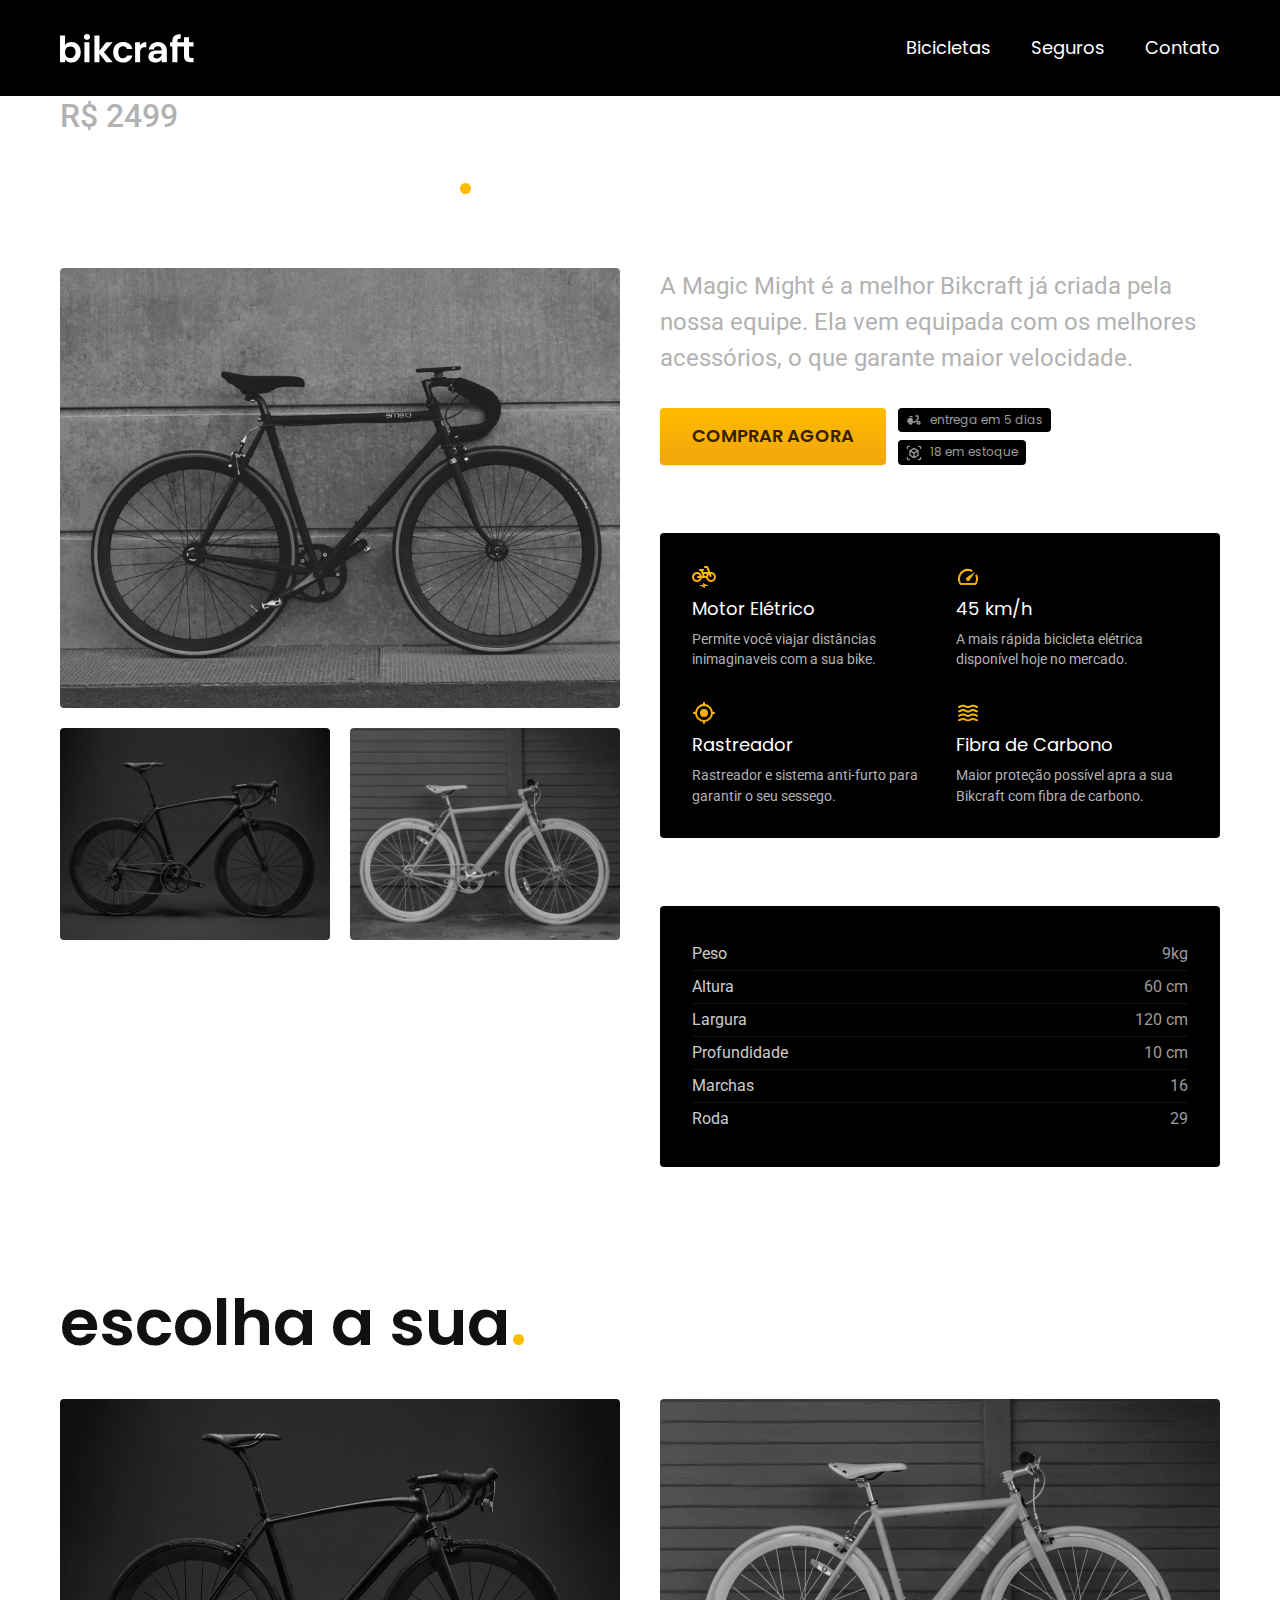
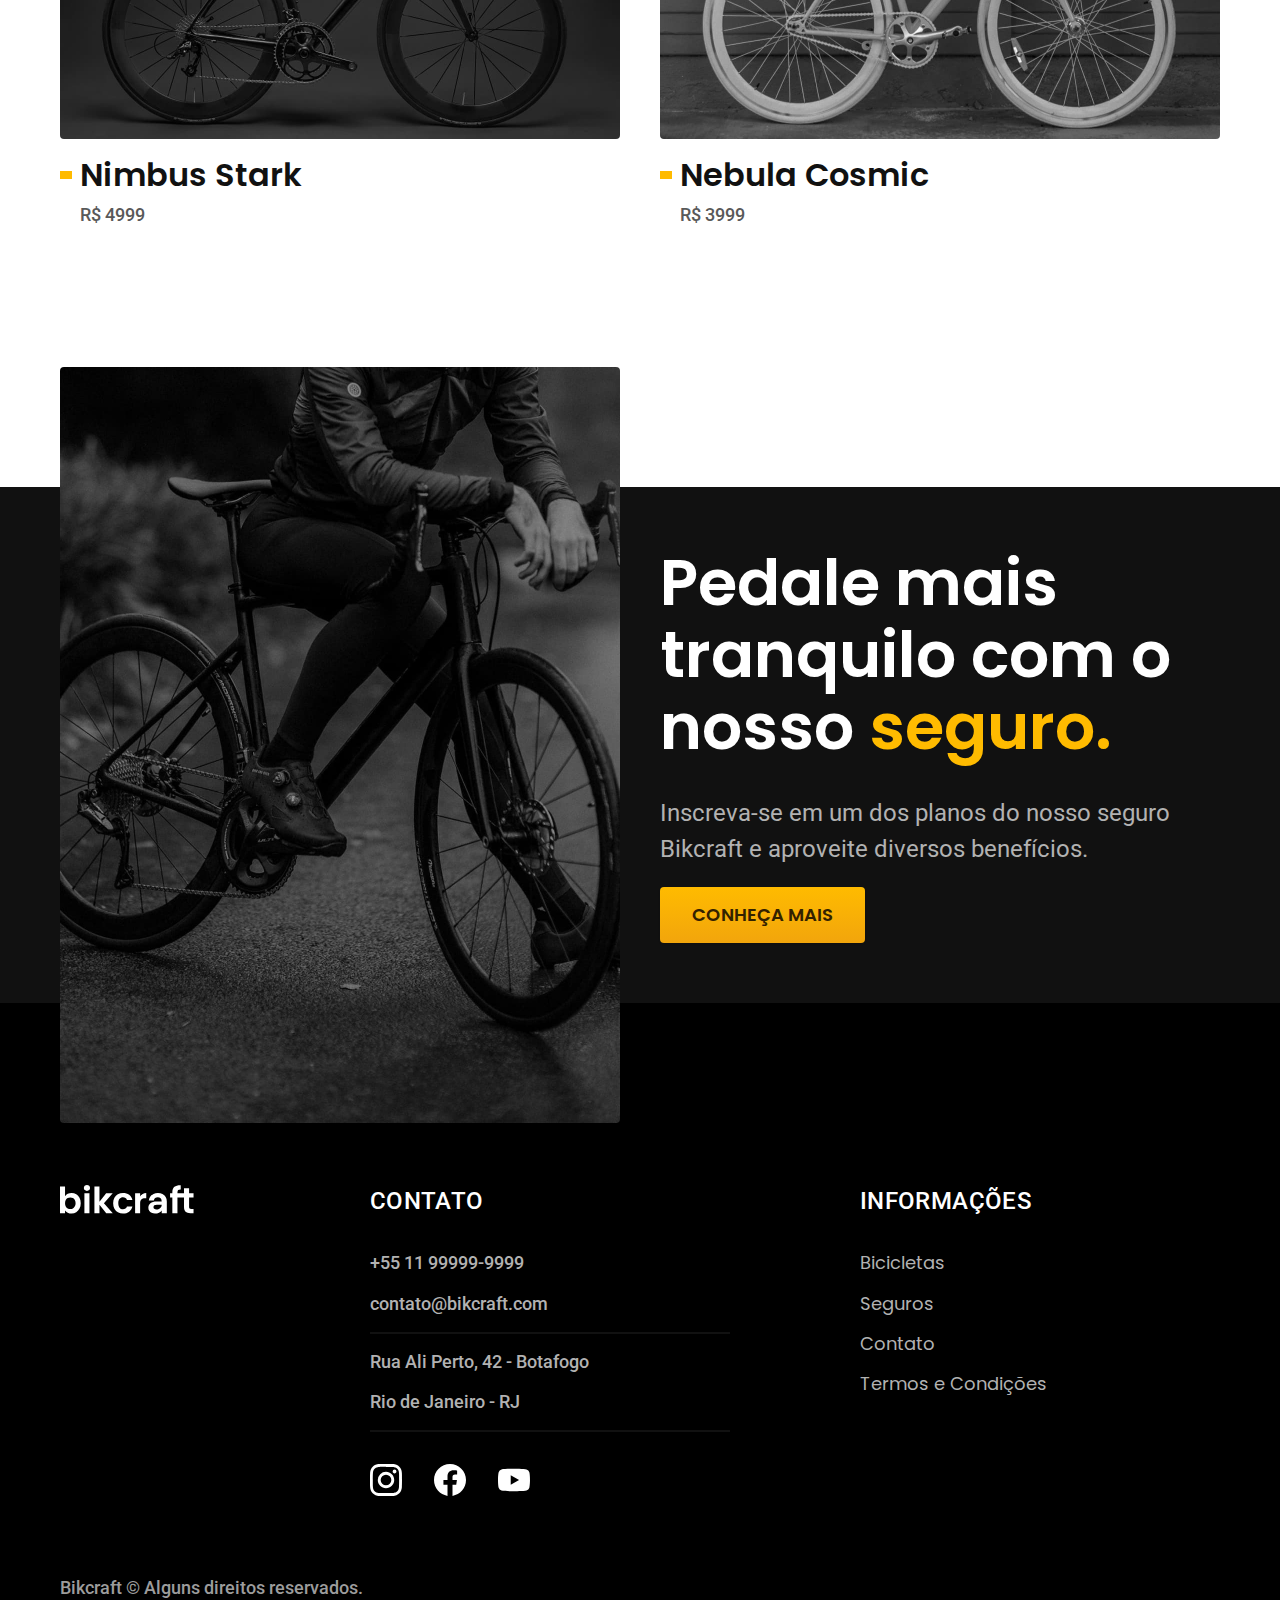
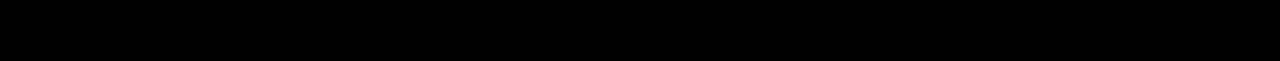
<file: bicicletas/magic.html>
<!DOCTYPE html>
<html lang="pt-br">

<head>
  <meta charset="UTF-8">
  <meta name="viewport" content="width=device-width, initial-scale=1.0">
  <title>Magic | Bikcraft</title>
  <link rel="stylesheet" href="../css/style.css">
  <meta name="description" content="Termos e condições.">
  <link rel="preconnect" href="https://fonts.googleapis.com">
  <link rel="preconnect" href="https://fonts.gstatic.com" crossorigin>
  <link href="https://fonts.googleapis.com/css2?family=Merriweather:ital,opsz,wght@1,18..144,300..900&family=Poppins:ital,wght@0,100;0,200;0,300;0,400;0,500;0,600;0,700;0,800;0,900;1,100;1,200;1,300;1,400;1,500;1,600;1,700;1,800;1,900&family=Roboto:ital,wght@0,100..900;1,100..900&display=swap" rel="stylesheet">
</head>

<body id="bicicleta">
  <header class="header-bg">
    <div class="header container">
      <a href="../"><img src="../img/bikcraft.svg" alt="Bikcraft"></a>

      <nav aria-label="primaria">
        <ul class="header-menu font-1-m cor-0">
          <li><a href="../bicicletas.html">Bicicletas</a></li>
          <li><a href="../seguros.html">Seguros</a></li>
          <li><a href="../contato.html">Contato</a></li>
        </ul>
      </nav>
    </div>
  </header>

  <main class="titulo-bg">
    <div>
      <div class="titulo container">
        <p class="font-2-xl cor-5">R$ 2499</p>
        <h1 class="font-1-xxl cor-0">Magic Might<span class="cor-p1">.</span></h1>
      </div>
    </div>
    <div class="bicicleta container">
      <div class="bicicleta-imagens">
        <img src="../img/bicicleta/nimbus2.jpg" alt="">
        <img src="../img/bicicleta/nimbus1.jpg" alt="">
        <img src="../img/bicicleta/nimbus3.jpg" alt="">
      </div>
      <div class="bicicleta-conteudo">
        <p class="font-2-l cor-5">A Magic Might é a melhor Bikcraft já criada pela nossa equipe. Ela vem equipada com os melhores acessórios, o que garante maior velocidade.</p>
        <div class="bicicleta-comprar">
          <a class="botao" href="../orcamento.html?tipo=bikcraft&produto=magic">Comprar Agora</a>
          <span class="font-1-xs cor-6"><img src="../img/icones/entrega.svg" alt=""> entrega em 5 dias</span>
          <span class="font-1-xs cor-6"><img src="../img/icones/estoque.svg" alt=""> 18 em estoque</span>
        </div>

        <h2 class="font-1-xs cor-0">Informações</h2>
        <ul class="bicicleta-informacoes">
          <li>
            <img src="../img/icones/eletrica.svg" alt="">
            <h3 class="font-1-m cor-0">Motor Elétrico</h3>
            <p class="font-2-xs cor-5">Permite você viajar distâncias inimaginaveis com a sua bike.</p>
          </li>
          <li>
            <img src="../img/icones/velocidade.svg" alt="">
            <h3 class="font-1-m cor-0">45 km/h</h3>
            <p class="font-2-xs cor-5">A mais rápida bicicleta elétrica disponível hoje no mercado.</p>
          </li>
          <li>
            <img src="../img/icones/rastreador.svg" alt="">
            <h3 class="font-1-m cor-0">Rastreador</h3>
            <p class="font-2-xs cor-5">Rastreador e sistema anti-furto para garantir o seu sessego.</p>
          </li>
          <li>
            <img src="../img/icones/carbono.svg" alt="">
            <h3 class="font-1-m cor-0">Fibra de Carbono</h3>
            <p class="font-2-xs cor-5">Maior proteção possível apra a sua Bikcraft com fibra de carbono.</p>
          </li>
        </ul>
        <h2 class="font-1-xs cor-0">Ficha Técnica</h2>
        <ul class="bicicleta-ficha font-2-s cor-4">
          <li>Peso <span>9kg</span></li>
          <li>Altura <span>60 cm</span></li>
          <li>Largura <span>120 cm</span></li>
          <li>Profundidade <span>10 cm</span></li>
          <li>Marchas <span>16</span></li>
          <li>Roda <span>29</span></li>
        </ul>
      </div>
    </div>

  </main>

  <article class="bicicletas-lista container">
    <h2 class="container font-1-xxl">escolha a sua<span class="cor-p1">.</span></h2>

    <ul>
      <li>
        <a href="./nimbus.html">
          <img src="../img/bicicletas/nimbus.jpg" alt="Bicicleta preta">
          <h3 class="font-1-xl">Nimbus Stark</h3>
          <span class="font-2-m cor-8">R$ 4999</span>
        </a>
      </li>

      <li>
        <a href="./nebula.html">
          <img src="../img/bicicletas/nebula.jpg" alt="Bicicleta preta">
          <h3 class="font-1-xl">Nebula Cosmic</h3>
          <span class="font-2-m cor-8">R$ 3999</span>
        </a>
      </li>
    </ul>
  </article>

  <article class="seguro-bg">
    <div class="seguro container">
      <div class="seguro-imagem">
        <img src="../img/fotos/seguros.jpg" alt=" pessoa parada em cima de uma bicicleta">
      </div>
      <div class="seguro-conteudo">
        <h2 class="font-1-xxl cor-0">Pedale mais tranquilo com o nosso <span class="cor-p1">seguro.</span></h2>
        <p class="font-2-l cor-5">Inscreva-se em um dos planos do nosso seguro Bikcraft e aproveite diversos benefícios.</p>
        <a class="botao" href="../seguros.html">Conheça mais</a>
      </div>
    </div>
  </article>

  <footer class="footer-bg">
    <div class="footer container">
      <img src="../img/bikcraft.svg" alt="Bikcraft">
      <div class="footer-contato">
        <h3 class="font-2-l-b cor-0">Contato</h3>
        <ul class="font-2-m cor-5">
          <li><a href="tel:+5511999999999">+55 11 99999-9999</a></li>
          <li><a href="mailto:contato@bikcraft.com">contato@bikcraft.com</a></li>
          <li>Rua Ali Perto, 42 - Botafogo</li>
          <li>Rio de Janeiro - RJ</li>
        </ul>
        <div class="footer-redes">
          <a href="./">
            <img src="../img/redes/instagram.svg" alt="Instagram">
          </a>

          <a href="./">
            <img src="../img/redes/facebook.svg" alt="Facebook">
          </a>

          <a href="./">
            <img src="../img/redes/youtube.svg" alt="Youtube">
          </a>
        </div>
      </div>

      <div class="footer-informacoes">
        <h3 class="font-2-l-b cor-0">Informações</h3>
        <nav>
          <ul class="font-1-m cor-5">
            <li><a href="../bicicletas-html">Bicicletas</a></li>
            <li><a href="../seguros.html">Seguros</a></li>
            <li><a href="../contato.html">Contato</a></li>
            <li><a href="../termos.html">Termos e Condições</a></li>
          </ul>
        </nav>
      </div>
      <p class="footer-copy font-2-m cor-6">Bikcraft © Alguns direitos reservados.</p>
    </div>
  </footer>
  <script src="../js/script.js"></script>
</body>

</html>
</file>
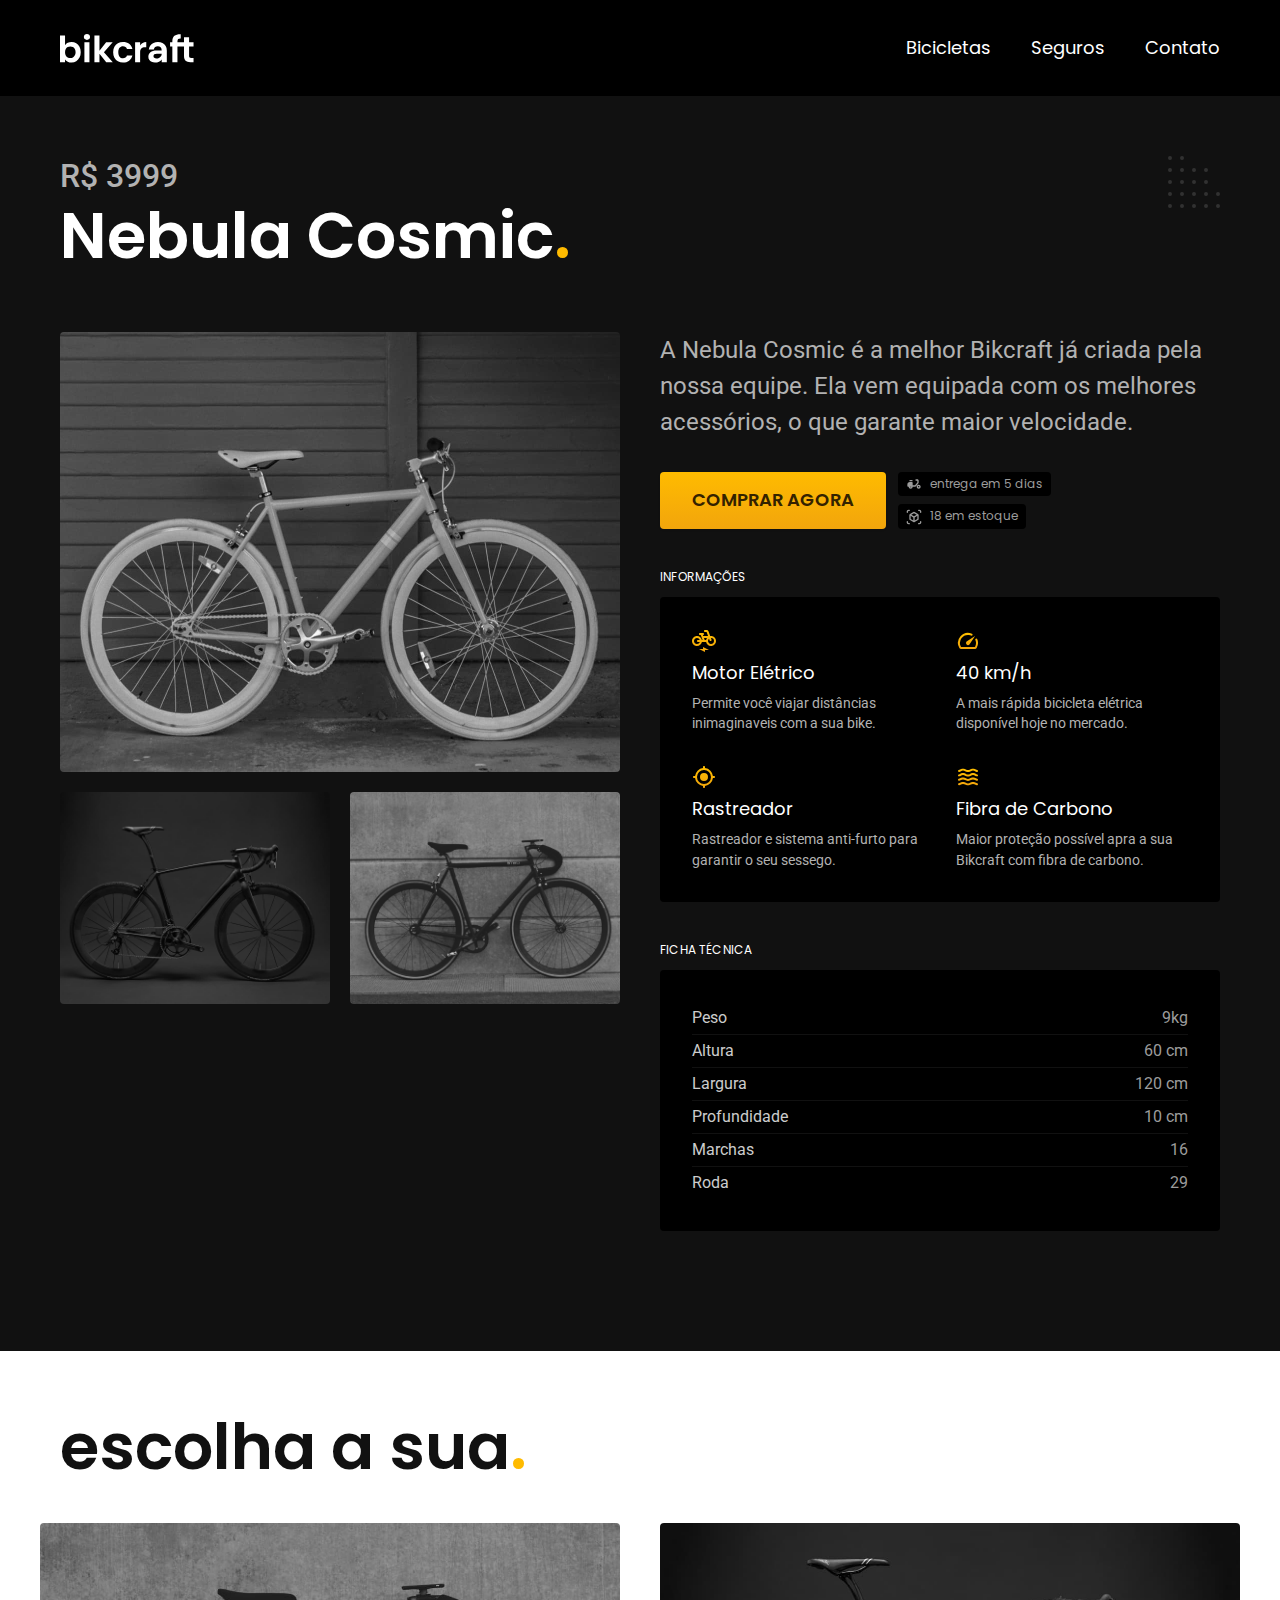
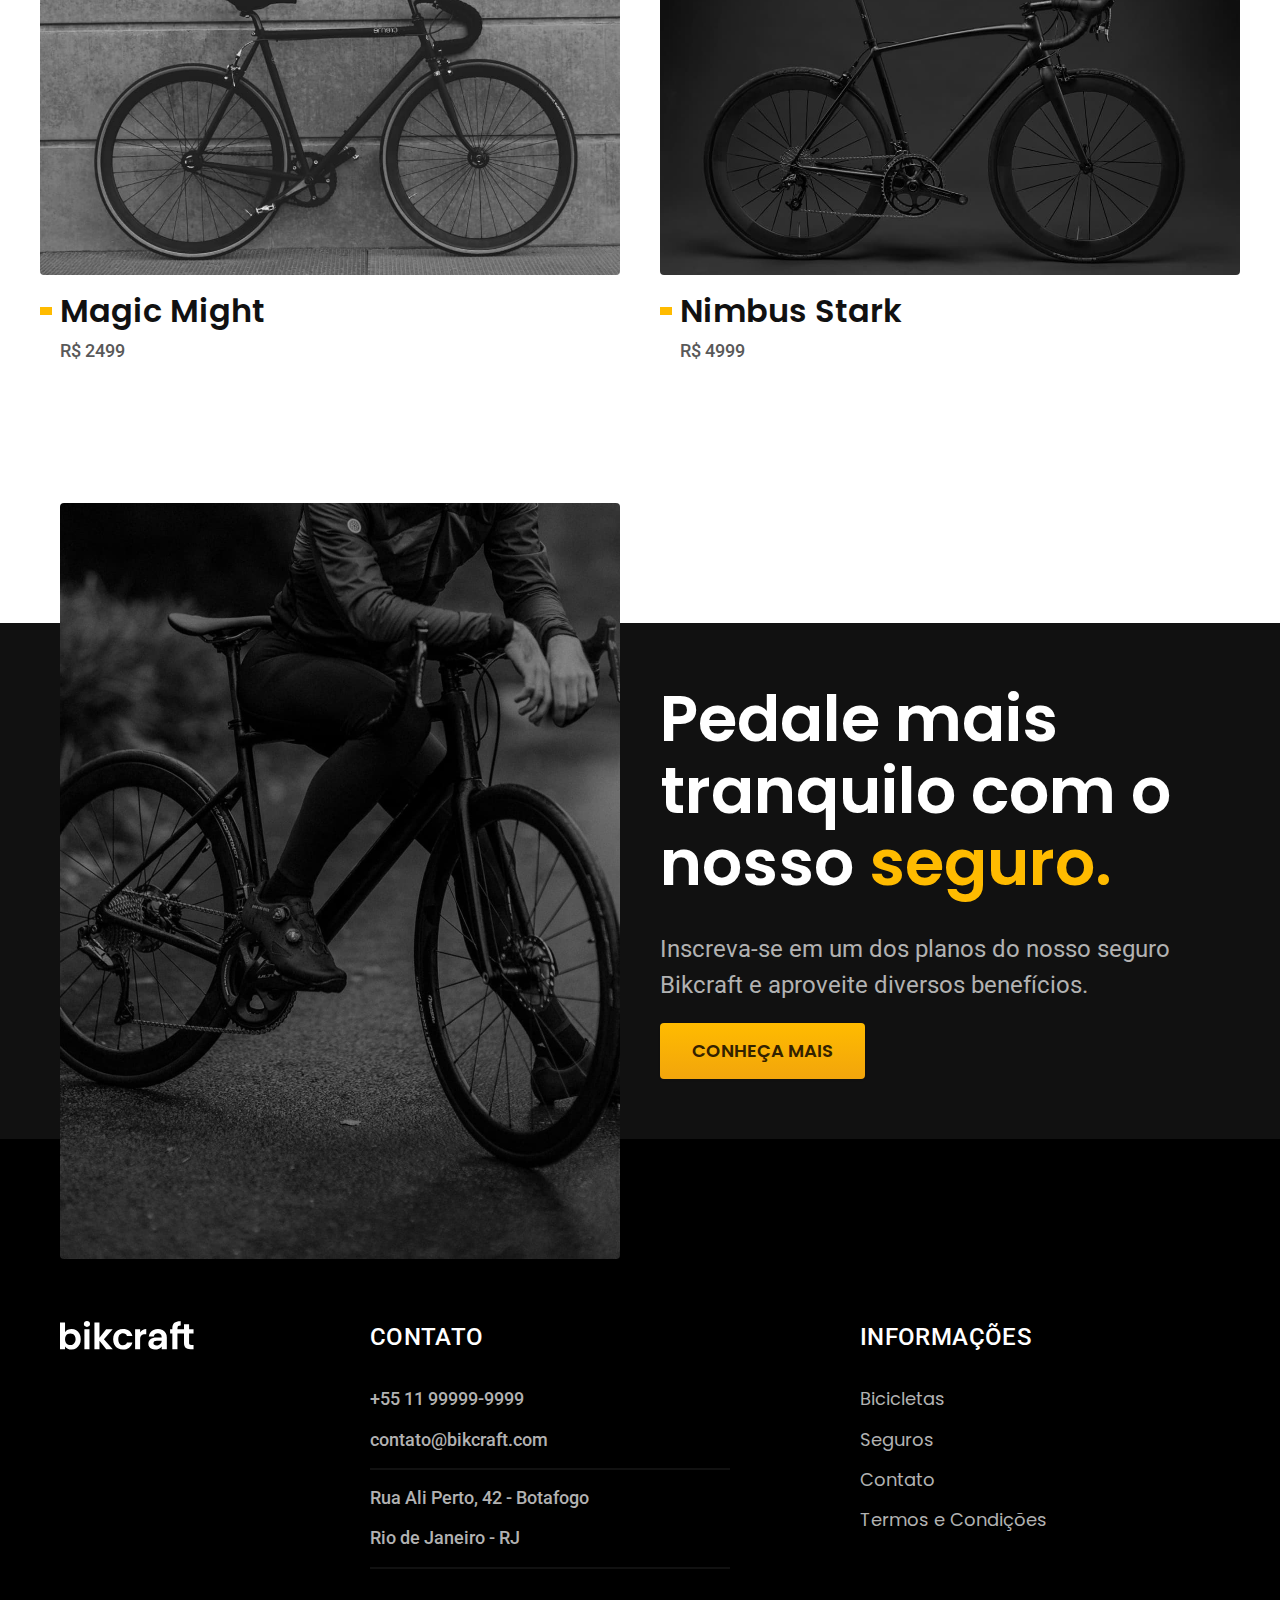
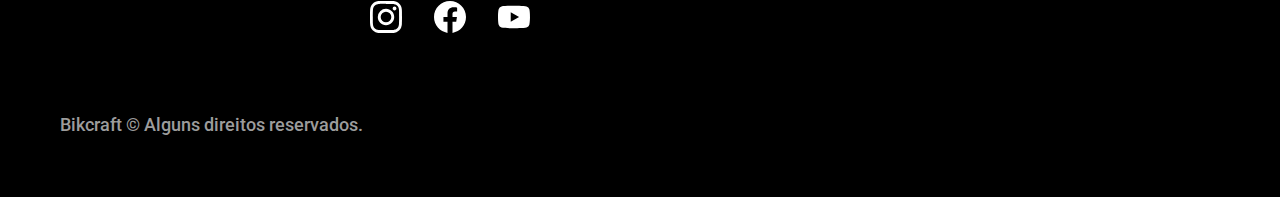
<file: bicicletas/nebula.html>
<!DOCTYPE html>
<html lang="pt-br">

<head>
  <meta charset="UTF-8">
  <meta name="viewport" content="width=device-width, initial-scale=1.0">
  <title>Nebula | Bikcraft</title>
  <link rel="icon" href="../favicon.svg" type="imagem/svg+xml">
  <link rel="stylesheet" href="../css/style.min.css">
  <meta name="description" content="Termos e condições.">
  <link rel="preconnect" href="https://fonts.googleapis.com">
  <link rel="preconnect" href="https://fonts.gstatic.com" crossorigin>
  <link href="https://fonts.googleapis.com/css2?family=Merriweather:ital,opsz,wght@1,18..144,300..900&family=Poppins:ital,wght@0,100;0,200;0,300;0,400;0,500;0,600;0,700;0,800;0,900;1,100;1,200;1,300;1,400;1,500;1,600;1,700;1,800;1,900&family=Roboto:ital,wght@0,100..900;1,100..900&display=swap" rel="stylesheet">
  <script>
    document.documentElement.classList.add('js');
  </script>
</head>

<body id="bicicleta">
  <header class="header-bg">
    <div class="header container">
      <a href="../"><img src="../img/bikcraft.svg" alt="Bikcraft"></a>

      <nav aria-label="primaria">
        <ul class="header-menu font-1-m cor-0">
          <li><a href="../bicicletas.html">Bicicletas</a></li>
          <li><a href="../seguros.html">Seguros</a></li>
          <li><a href="../contato.html">Contato</a></li>
        </ul>
      </nav>
    </div>
  </header>

  <main class="titulo-bg">
    <div>
      <div class="titulo container">
        <p class="font-2-xl cor-5">R$ 3999</p>
        <h1 class="font-1-xxl cor-0">Nebula Cosmic<span class="cor-p1">.</span></h1>
      </div>
    </div>
    <div class="bicicleta container">
      <div class="bicicleta-imagens">
        <img src="../img/bicicleta/nimbus3.jpg" alt="">
        <img src="../img/bicicleta/nimbus1.jpg" alt="">
        <img src="../img/bicicleta/nimbus2.jpg" alt="">
      </div>
      <div class="bicicleta-conteudo">
        <p class="font-2-l cor-5">A Nebula Cosmic é a melhor Bikcraft já criada pela nossa equipe. Ela vem equipada com os melhores acessórios, o que garante maior velocidade.</p>
        <div class="bicicleta-comprar">
          <a class="botao" href="../orcamento.html?tipo=bikcraft&produto=nebula">Comprar Agora</a>
          <span class="font-1-xs cor-6"><img src="../img/icones/entrega.svg" alt=""> entrega em 5 dias</span>
          <span class="font-1-xs cor-6"><img src="../img/icones/estoque.svg" alt=""> 18 em estoque</span>
        </div>

        <h2 class="font-1-xs cor-0">Informações</h2>
        <ul class="bicicleta-informacoes">
          <li>
            <img src="../img/icones/eletrica.svg" alt="">
            <h3 class="font-1-m cor-0">Motor Elétrico</h3>
            <p class="font-2-xs cor-5">Permite você viajar distâncias inimaginaveis com a sua bike.</p>
          </li>
          <li>
            <img src="../img/icones/velocidade.svg" alt="">
            <h3 class="font-1-m cor-0">40 km/h</h3>
            <p class="font-2-xs cor-5">A mais rápida bicicleta elétrica disponível hoje no mercado.</p>
          </li>
          <li>
            <img src="../img/icones/rastreador.svg" alt="">
            <h3 class="font-1-m cor-0">Rastreador</h3>
            <p class="font-2-xs cor-5">Rastreador e sistema anti-furto para garantir o seu sessego.</p>
          </li>
          <li>
            <img src="../img/icones/carbono.svg" alt="">
            <h3 class="font-1-m cor-0">Fibra de Carbono</h3>
            <p class="font-2-xs cor-5">Maior proteção possível apra a sua Bikcraft com fibra de carbono.</p>
          </li>
        </ul>
        <h2 class="font-1-xs cor-0">Ficha Técnica</h2>
        <ul class="bicicleta-ficha font-2-s cor-4">
          <li>Peso <span>9kg</span></li>
          <li>Altura <span>60 cm</span></li>
          <li>Largura <span>120 cm</span></li>
          <li>Profundidade <span>10 cm</span></li>
          <li>Marchas <span>16</span></li>
          <li>Roda <span>29</span></li>
        </ul>
      </div>
    </div>

  </main>

  <article class="bicicletas-lista container">
    <h2 class="container font-1-xxl">escolha a sua<span class="cor-p1">.</span></h2>

    <ul>
      <li>
        <a href="./magic.html">
          <img src="../img/bicicletas/magic.jpg" alt="Bicicleta preta">
          <h3 class="font-1-xl">Magic Might</h3>
          <span class="font-2-m cor-8">R$ 2499</span>
        </a>
      </li>

      <li>
        <a href="./nimbus.html">
          <img src="../img/bicicletas/nimbus.jpg" alt="Bicicleta preta">
          <h3 class="font-1-xl">Nimbus Stark</h3>
          <span class="font-2-m cor-8">R$ 4999</span>
        </a>
      </li>
    </ul>
  </article>

  <article class="seguro-bg">
    <div class="seguro container">
      <div class="seguro-imagem">
        <img src="../img/fotos/seguros.jpg" alt=" pessoa parada em cima de uma bicicleta">
      </div>
      <div class="seguro-conteudo">
        <h2 class="font-1-xxl cor-0">Pedale mais tranquilo com o nosso <span class="cor-p1">seguro.</span></h2>
        <p class="font-2-l cor-5">Inscreva-se em um dos planos do nosso seguro Bikcraft e aproveite diversos benefícios.</p>
        <a class="botao" href="../seguros.html">Conheça mais</a>
      </div>
    </div>
  </article>

  <footer class="footer-bg">
    <div class="footer container">
      <img src="../img/bikcraft.svg" alt="Bikcraft">
      <div class="footer-contato">
        <h3 class="font-2-l-b cor-0">Contato</h3>
        <ul class="font-2-m cor-5">
          <li><a href="tel:+5511999999999">+55 11 99999-9999</a></li>
          <li><a href="mailto:contato@bikcraft.com">contato@bikcraft.com</a></li>
          <li>Rua Ali Perto, 42 - Botafogo</li>
          <li>Rio de Janeiro - RJ</li>
        </ul>
        <div class="footer-redes">
          <a href="./">
            <img src="../img/redes/instagram.svg" alt="Instagram">
          </a>

          <a href="./">
            <img src="../img/redes/facebook.svg" alt="Facebook">
          </a>

          <a href="./">
            <img src="../img/redes/youtube.svg" alt="Youtube">
          </a>
        </div>
      </div>

      <div class="footer-informacoes">
        <h3 class="font-2-l-b cor-0">Informações</h3>
        <nav>
          <ul class="font-1-m cor-5">
            <li><a href="../bicicletas-html">Bicicletas</a></li>
            <li><a href="../seguros.html">Seguros</a></li>
            <li><a href="../contato.html">Contato</a></li>
            <li><a href="../termos.html">Termos e Condições</a></li>
          </ul>
        </nav>
      </div>
      <p class="footer-copy font-2-m cor-6">Bikcraft © Alguns direitos reservados.</p>
    </div>
  </footer>
  <script src="../js/script.js"></script>
</body>

</html>
</file>
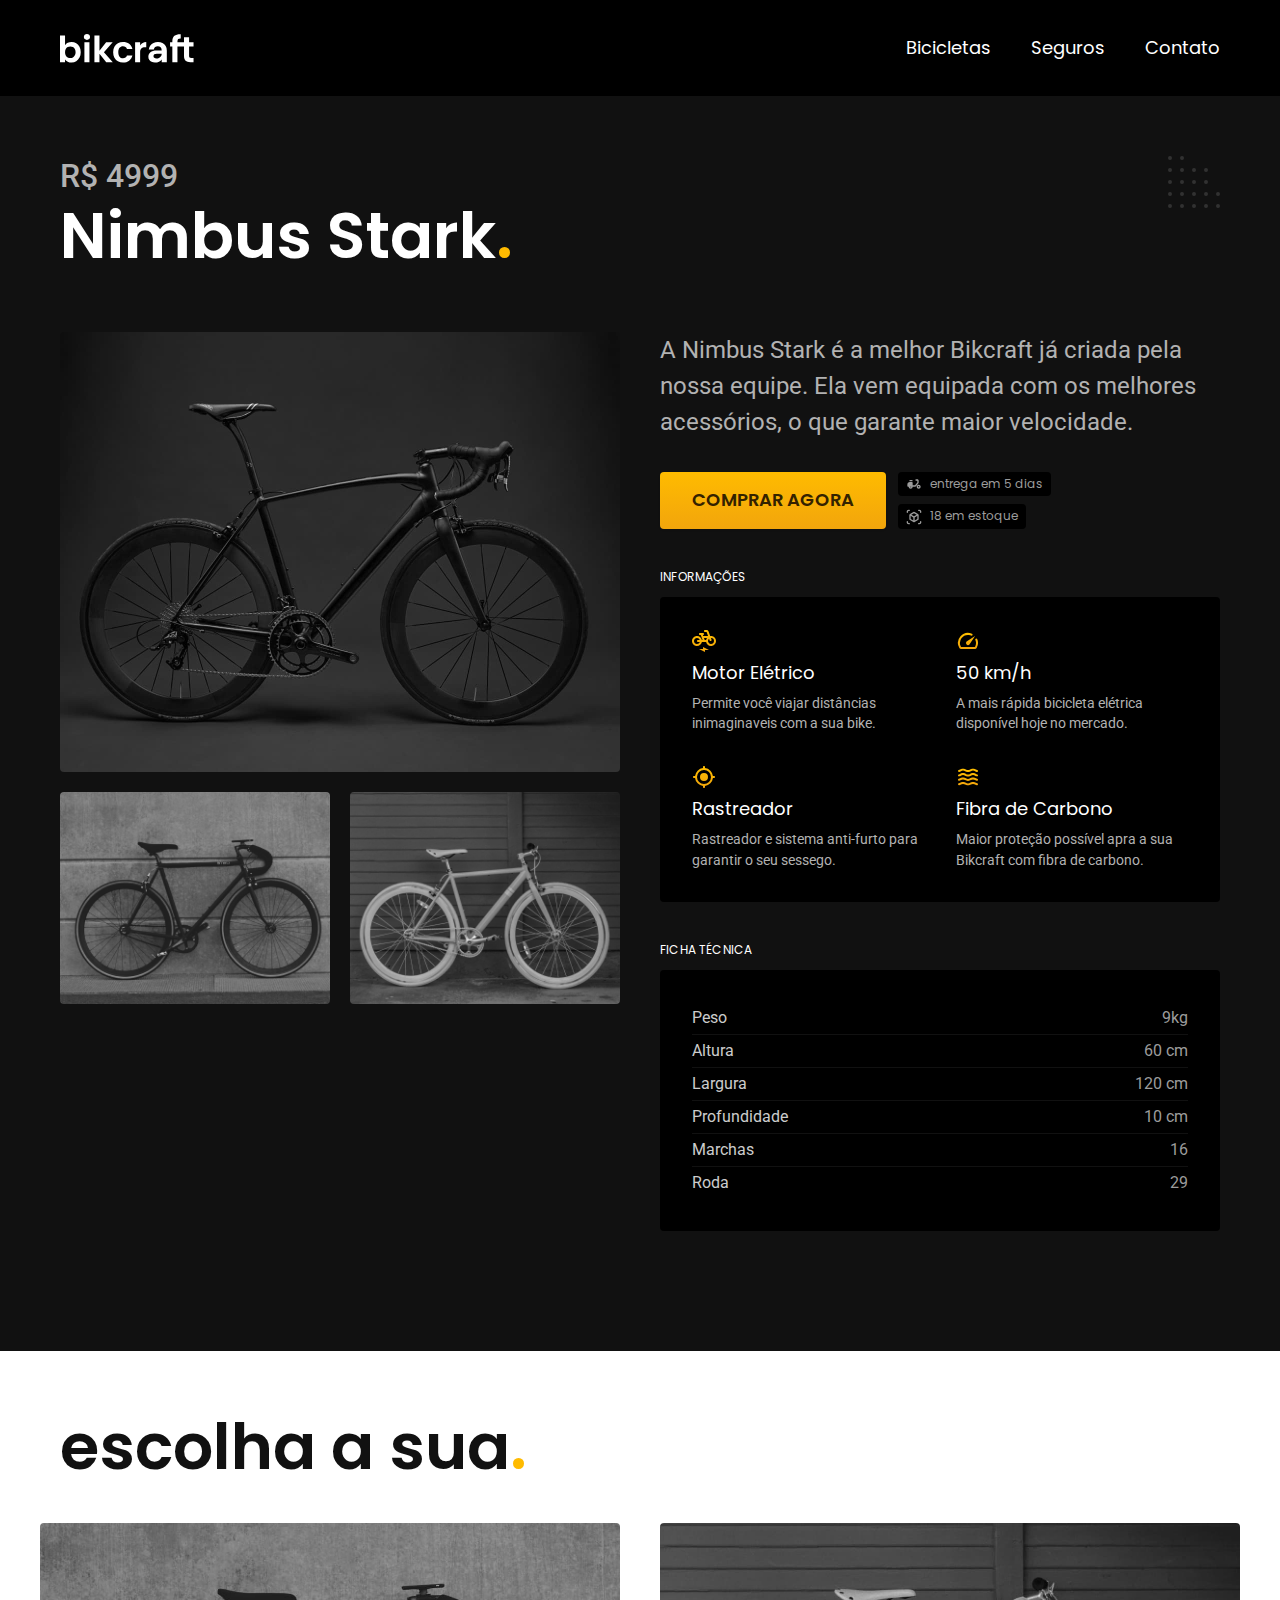
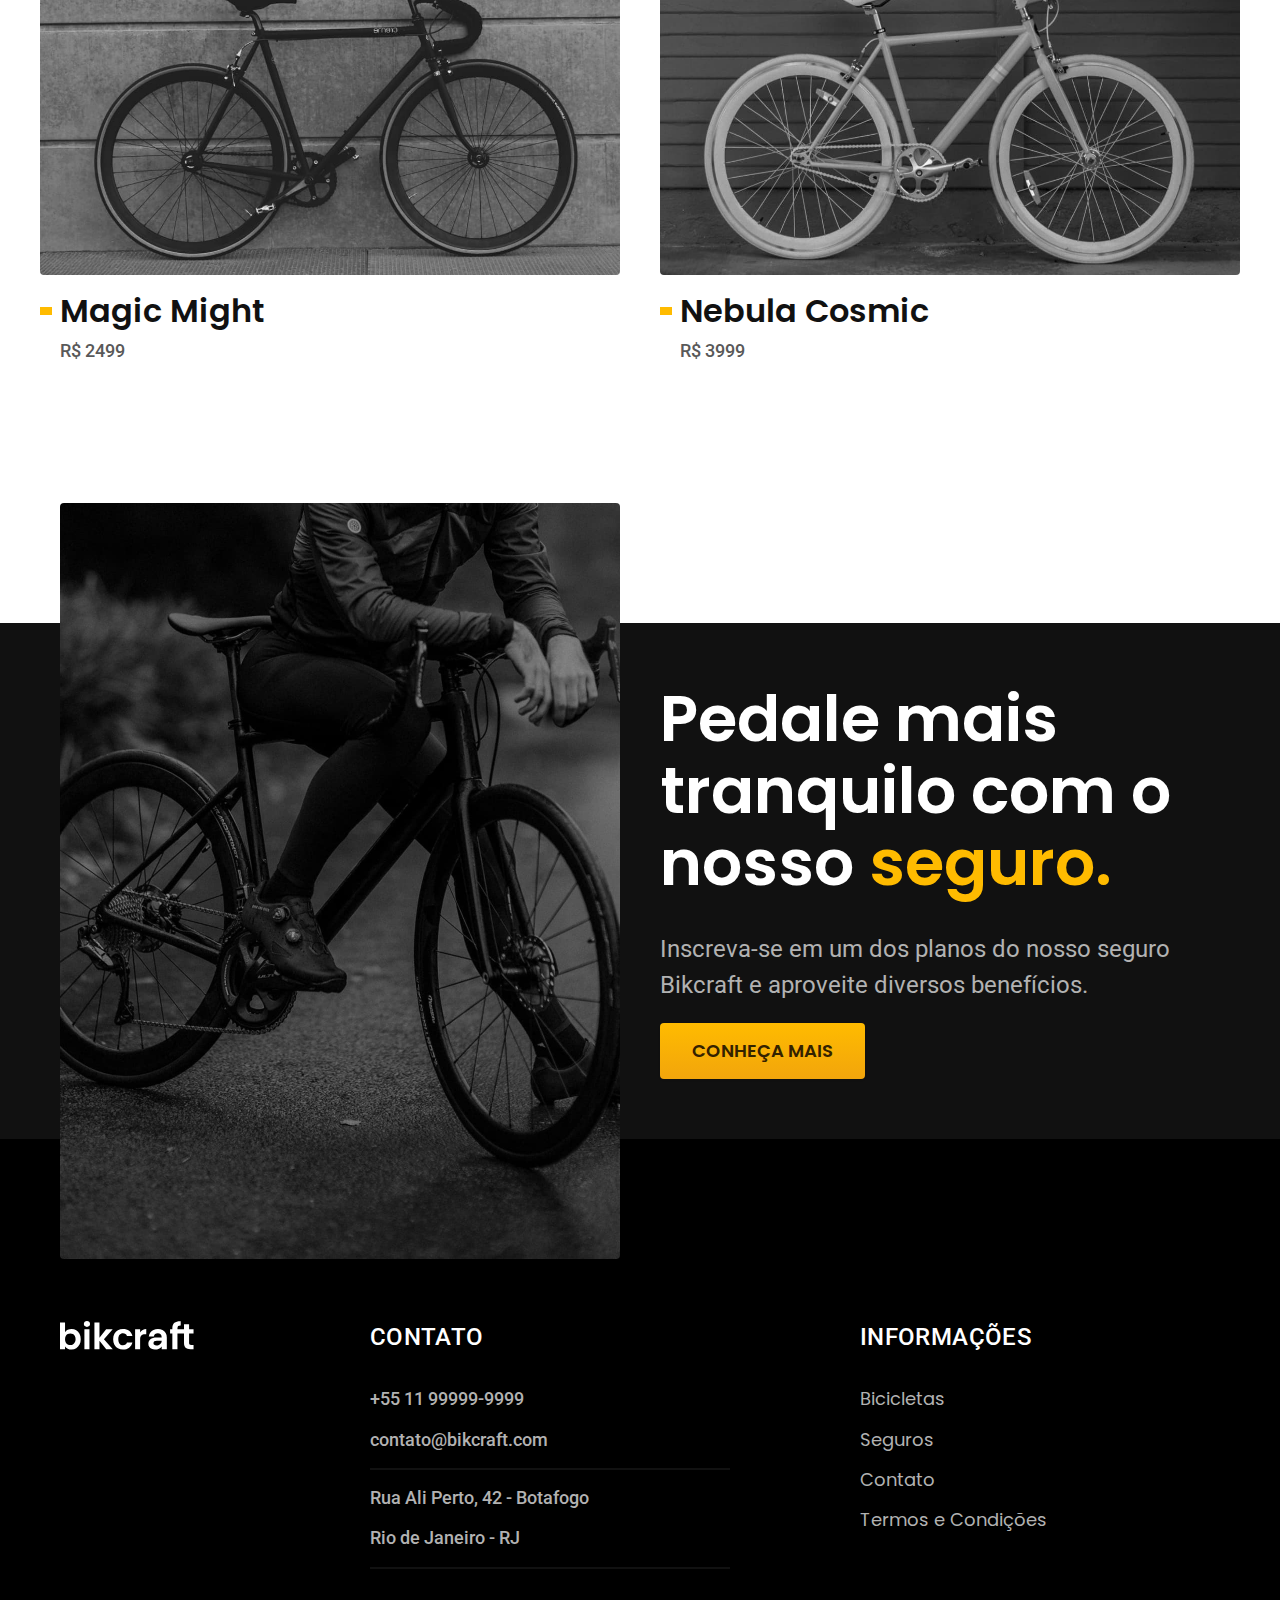
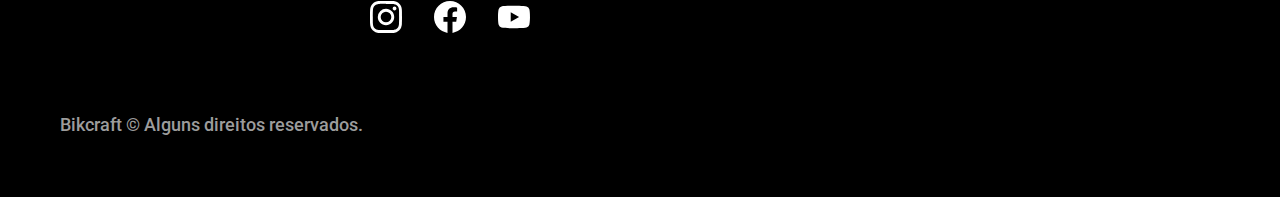
<file: bicicletas/nimbus.html>
<!DOCTYPE html>
<html lang="pt-br">

<head>
  <meta charset="UTF-8">
  <meta name="viewport" content="width=device-width, initial-scale=1.0">
  <title>Nimbus | Bikcraft</title>
  <link rel="icon" href="../favicon.svg" type="imagem/svg+xml">
  <link rel="stylesheet" href="../css/style.min.css">
  <meta name="description" content="Termos e condições.">
  <link rel="preconnect" href="https://fonts.googleapis.com">
  <link rel="preconnect" href="https://fonts.gstatic.com" crossorigin>
  <link href="https://fonts.googleapis.com/css2?family=Merriweather:ital,opsz,wght@1,18..144,300..900&family=Poppins:ital,wght@0,100;0,200;0,300;0,400;0,500;0,600;0,700;0,800;0,900;1,100;1,200;1,300;1,400;1,500;1,600;1,700;1,800;1,900&family=Roboto:ital,wght@0,100..900;1,100..900&display=swap" rel="stylesheet">
  <script>
    document.documentElement.classList.add('js');
  </script>
</head>

<body id="bicicleta">
  <header class="header-bg">
    <div class="header container">
      <a href="../"><img src="../img/bikcraft.svg" alt="Bikcraft"></a>

      <nav aria-label="primaria">
        <ul class="header-menu font-1-m cor-0">
          <li><a href="../bicicletas.html">Bicicletas</a></li>
          <li><a href="../seguros.html">Seguros</a></li>
          <li><a href="../contato.html">Contato</a></li>
        </ul>
      </nav>
    </div>
  </header>

  <main class="titulo-bg">
    <div>
      <div class="titulo container">
        <p class="font-2-xl cor-5">R$ 4999</p>
        <h1 class="font-1-xxl cor-0">Nimbus Stark<span class="cor-p1">.</span></h1>
      </div>
    </div>
    <div class="bicicleta container">
      <div class="bicicleta-imagens">
        <img src="../img/bicicleta/nimbus1.jpg" alt="">
        <img src="../img/bicicleta/nimbus2.jpg" alt="">
        <img src="../img/bicicleta/nimbus3.jpg" alt="">
      </div>
      <div class="bicicleta-conteudo">
        <p class="font-2-l cor-5">A Nimbus Stark é a melhor Bikcraft já criada pela nossa equipe. Ela vem equipada com os melhores acessórios, o que garante maior velocidade.</p>
        <div class="bicicleta-comprar">
          <a class="botao" href="../orcamento.html?tipo=bikcraft&produto=nimbus">Comprar Agora</a>
          <span class="font-1-xs cor-6"><img src="../img/icones/entrega.svg" alt=""> entrega em 5 dias</span>
          <span class="font-1-xs cor-6"><img src="../img/icones/estoque.svg" alt=""> 18 em estoque</span>
        </div>

        <h2 class="font-1-xs cor-0">Informações</h2>
        <ul class="bicicleta-informacoes">
          <li>
            <img src="../img/icones/eletrica.svg" alt="">
            <h3 class="font-1-m cor-0">Motor Elétrico</h3>
            <p class="font-2-xs cor-5">Permite você viajar distâncias inimaginaveis com a sua bike.</p>
          </li>
          <li>
            <img src="../img/icones/velocidade.svg" alt="">
            <h3 class="font-1-m cor-0">50 km/h</h3>
            <p class="font-2-xs cor-5">A mais rápida bicicleta elétrica disponível hoje no mercado.</p>
          </li>
          <li>
            <img src="../img/icones/rastreador.svg" alt="">
            <h3 class="font-1-m cor-0">Rastreador</h3>
            <p class="font-2-xs cor-5">Rastreador e sistema anti-furto para garantir o seu sessego.</p>
          </li>
          <li>
            <img src="../img/icones/carbono.svg" alt="">
            <h3 class="font-1-m cor-0">Fibra de Carbono</h3>
            <p class="font-2-xs cor-5">Maior proteção possível apra a sua Bikcraft com fibra de carbono.</p>
          </li>
        </ul>
        <h2 class="font-1-xs cor-0">Ficha Técnica</h2>
        <ul class="bicicleta-ficha font-2-s cor-4">
          <li>Peso <span>9kg</span></li>
          <li>Altura <span>60 cm</span></li>
          <li>Largura <span>120 cm</span></li>
          <li>Profundidade <span>10 cm</span></li>
          <li>Marchas <span>16</span></li>
          <li>Roda <span>29</span></li>
        </ul>
      </div>
    </div>

  </main>

  <article class="bicicletas-lista container">
    <h2 class="container font-1-xxl">escolha a sua<span class="cor-p1">.</span></h2>

    <ul>
      <li>
        <a href="./magic.html">
          <img src="../img/bicicletas/magic.jpg" alt="Bicicleta preta">
          <h3 class="font-1-xl">Magic Might</h3>
          <span class="font-2-m cor-8">R$ 2499</span>
        </a>
      </li>

      <li>
        <a href="./nebula.html">
          <img src="../img/bicicletas/nebula.jpg" alt="Bicicleta preta">
          <h3 class="font-1-xl">Nebula Cosmic</h3>
          <span class="font-2-m cor-8">R$ 3999</span>
        </a>
      </li>
    </ul>
  </article>

  <article class="seguro-bg">
    <div class="seguro container">
      <div class="seguro-imagem">
        <img src="../img/fotos/seguros.jpg" alt=" pessoa parada em cima de uma bicicleta">
      </div>
      <div class="seguro-conteudo">
        <h2 class="font-1-xxl cor-0">Pedale mais tranquilo com o nosso <span class="cor-p1">seguro.</span></h2>
        <p class="font-2-l cor-5">Inscreva-se em um dos planos do nosso seguro Bikcraft e aproveite diversos benefícios.</p>
        <a class="botao" href="../seguros.html">Conheça mais</a>
      </div>
    </div>
  </article>

  <footer class="footer-bg">
    <div class="footer container">
      <img src="../img/bikcraft.svg" alt="Bikcraft">
      <div class="footer-contato">
        <h3 class="font-2-l-b cor-0">Contato</h3>
        <ul class="font-2-m cor-5">
          <li><a href="tel:+5511999999999">+55 11 99999-9999</a></li>
          <li><a href="mailto:contato@bikcraft.com">contato@bikcraft.com</a></li>
          <li>Rua Ali Perto, 42 - Botafogo</li>
          <li>Rio de Janeiro - RJ</li>
        </ul>
        <div class="footer-redes">
          <a href="./">
            <img src="../img/redes/instagram.svg" alt="Instagram">
          </a>

          <a href="./">
            <img src="../img/redes/facebook.svg" alt="Facebook">
          </a>

          <a href="./">
            <img src="../img/redes/youtube.svg" alt="Youtube">
          </a>
        </div>
      </div>

      <div class="footer-informacoes">
        <h3 class="font-2-l-b cor-0">Informações</h3>
        <nav>
          <ul class="font-1-m cor-5">
            <li><a href="../bicicletas-html">Bicicletas</a></li>
            <li><a href="../seguros.html">Seguros</a></li>
            <li><a href="../contato.html">Contato</a></li>
            <li><a href="../termos.html">Termos e Condições</a></li>
          </ul>
        </nav>
      </div>
      <p class="footer-copy font-2-m cor-6">Bikcraft © Alguns direitos reservados.</p>
    </div>
  </footer>
  <script src="../js/script.js"></script>
</body>

</html>
</file>
<file: css/style.css>
/* GLOBAL */
@import "./global/header.css";
@import "./global/global.css";
@import "./global/footer.css";

/* UTILIDADES */
@import "./utilidades/componentes.css";
@import "./utilidades/tipografia.css";
@import "./utilidades/cores.css";
@import "./utilidades/formulario.css";
@import "./utilidades/animacao.css";

/* HOME */
@import "./home/introducao.css";
@import "./home/tecnologia.css";
@import "./home/parceiros.css";
@import "./home/depoimento.css";

/* BICICLETAS */
@import "./bicicletas/bicicletas-lista.css";
@import "./bicicletas/bicicletas.css";

/* BICICLETA */
@import "./bicicleta/bicicleta.css";
@import "./bicicleta/seguro.css";

/* SEGUROS */
@import "./seguros/seguros.css";
@import "./seguros/vantagens.css";
@import "./seguros/perguntas.css";

/* CONTATO */
@import "./contato/contato.css";
@import "./contato/lojas.css";

/* CONTATO */
@import "./orcamento/orcamento.css";

/* TERMOS */
@import "./termos/termos.css";
</file>
<file: css/style.min.css>
.header-bg{background-color:var(--cor-12)}.header{display:flex;flex-wrap:wrap;gap:20px;justify-content:space-between;align-items:center;padding-top:20px;padding-bottom:20px}.header-menu{display:flex;flex-wrap:wrap;gap:40px}.header-menu a{display:inline-block;padding:16px 0;position:relative}.header-menu a::after{content:"";display:block;height:2px;width:0%;background:var(--cor-0);margin-top:4px;transition:.3s;position:absolute}.header-menu a.ativo::after,.header-menu a:hover:after{width:100%}@media (max-width:800px){.header-menu a{background:var(--cor-11);padding:12px 16px;border-radius:4px}.header-menu a:hover{background-color:var(--cor-10)}.header-menu{gap:20px}.header-menu a:after{display:none}}@media (max-width:600px){.header-menu{gap:12px}.header-menu a{padding:8px 12px;font-size:14px}}body{margin:0;padding:0;font-family:Arial,Helvetica,sans-serif;color:#111}blockquote,dd,h1,h2,h3,h4,p,ul{margin:0}ul{padding:0;list-style:none}a{text-decoration:none;color:inherit}img{max-width:100%;height:auto;display:block}img[src$=".jpg"]{border-radius:4px}.footer-bg{background-color:var(--cor-12)}.footer{display:grid;grid-template-columns:3fr 5fr 4fr;gap:40px;padding-top:60px;padding-bottom:60px}.footer h3{margin-bottom:32px}.footer-contato ul{margin-bottom:32px}.footer-contato li:nth-child(2n):after{content:"";display:block;max-width:360px;height:2px;background:var(--cor-11);margin-top:16px}.footer li{margin-bottom:16px}.footer-redes{display:flex;gap:32px}.footer a:hover{color:var(--cor-0)}.footer-copy{grid-column:1/-1;margin-top:40px}@media (max-width:800px){.footer>img{display:none}.footer{grid-template-columns:1fr 1fr}}@media (max-width:600px){.footer{grid-template-columns:1fr;gap:60px}.footer-copy{margin-top:0}}.container{box-sizing:border-box;max-width:1200px;padding-right:20px;padding-left:20px;margin-left:auto;margin-right:auto}.botao{display:inline-block;padding:16px 32px;background:linear-gradient(#fb0,#f2a50c);border-radius:4px;box-shadow:0 1px 2px rgba(0,0,0,.1);text-transform:uppercase;color:var(--cor-p5);font:600 1.125rem/1.35 Poppins,sans-serif;max-width:max-content;border:none;cursor:pointer}.botao:hover{background:linear-gradient(#ffb60d,#e59317)}.botao.secundario{background:var(--cor-10);color:var(--cor-2)}.botao.secundario:hover{background:var(--cor-9)}.botao.seta{display:flex;align-items:center}.botao.seta:after{content:"";display:inline-block;width:18px;height:10px;margin-left:18px;background:url(../img/icones/seta.svg);transition:transform .2s}.botao.seta:hover:after{transform:translateX(4px)}@media (max-width:600px){.botao{padding:12px 16px;font-size:1rem}}.link{display:inline-block;color:var(--cor-p1);font:500 1.5rem/1.5 Poppins,sans-serif;text-transform:uppercase;transition:.3s}.link::after{content:"";display:block;width:100%;height:4px;background-color:currentColor;transition:.3s}.link:hover{color:var(--cor-0)}.titulo-bg{padding-top:60px;padding-bottom:60px;background-color:var(--cor-11)}.titulo{background:url(../img/dec/top-right.svg) no-repeat top right 20px}.titulo p{margin-bottom:4px}@media (max-width:800px){.titulo-bg{padding-top:40px;padding-bottom:40px}.titulo p{font-size:1rem;text-transform:lowercase;font-weight:400}}.font-1-xs{font:400 0.75rem/1.35 Poppins,sans-serif}.font-2-xs{font:400 0.875rem/1.43 Roboto,sans-serif}.font-1-s{font:400 1rem/1.5 Poppins,sans-serif}.font-2-s{font:400 1rem/1.5 Roboto,sans-serif}.font-1-m,.font-1-m-b{font:400 1.125rem/1.35 Poppins,sans-serif}.font-1-m-b{font-weight:600}.font-2-m{font:500 1.125rem/1.35 Roboto,sans-serif}.font-1-l{font:400 1.5rem/1.5 Poppins,sans-serif}.font-2-l,.font-2-l-b{font:400 1.5rem/1.5 Roboto,sans-serif}.font-2-l-b{font-weight:500;letter-spacing:.015em;text-transform:uppercase}.font-1-xl{font:600 2rem/1.25 Poppins,sans-serif}.font-2-xl{font:500 2rem/1.25 Roboto,sans-serif}.font-1-xxl{font:600 4rem/1.125 Poppins,sans-serif}@media (max-width:1200px){.font-1-xxl{font-size:3rem}.font-2-l,.font-2-l-b{font-size:1.125rem}}@media (max-width:800px){.font-1-xxl{font-size:2rem}.font-1-xl,.font-2-xl{font-size:1.5rem}}:root{--cor-0:#ffffff;--cor-1:#f7f7f7;--cor-2:#ededed;--cor-3:#dedede;--cor-4:#cccccc;--cor-5:#b2b2b2;--cor-6:#9c9c9c;--cor-7:#717171;--cor-8:#595959;--cor-9:#404040;--cor-10:#2e2e2e;--cor-11:#111111;--cor-12:#000000;--cor-p1:#ffbb00;--cor-p2:#e4a30b;--cor-p3:#a66f00;--cor-p4:#664400;--cor-p5:#332200}.cor-0{color:var(--cor-0)}.cor-1{color:var(--cor-1)}.cor-2{color:var(--cor-2)}.cor-3{color:var(--cor-3)}.cor-4{color:var(--cor-4)}.cor-5{color:var(--cor-5)}.cor-6{color:var(--cor-6)}.cor-7{color:var(--cor-7)}.cor-8{color:var(--cor-8)}.cor-9{color:var(--cor-9)}.cor-10{color:var(--cor-10)}.cor-11{color:var(--cor-11)}.cor-12{color:var(--cor-12)}.cor-p1{color:var(--cor-p1)}.cor-p2{color:var(--cor-p2)}.cor-p3{color:var(--cor-p3)}.cor-p4{color:var(--cor-p4)}.cor-p5{color:var(--cor-p5)}.form{display:grid;grid-template-columns:1fr 1fr;gap:20px}.form label{display:block;font:400 1rem/1.5 Poppins,sans-serif;margin-bottom:4px}.form .col-2{grid-column:span 2}.form input[type=email],.form input[type=text],.form textarea{font:400 1rem/1.5 Roboto,sans-serif;background:var(--cor-1);border:1px solid var(--cor-2);padding:12px;border-radius:4px;width:100%;box-sizing:border-box}.form input[type=email]:focus,.form input[type=text]:focus,.form textarea:focus{outline:0;border-color:var(--cor-p1);background:var(--cor-0);box-shadow:0 0 0 2px #fea}@media (max-width:600px){.form{grid-template-columns:1fr}.form .col-2{grid-column:1}}.js .fadeInDown{transform:translate3d(0,-20px,0)}.js .fadeInUp{transform:translate3d(0,20px,0)}.js .fadeInRight{transform:translate3d(20px,0,0)}.js .fadeInLeft{transform:translate3d(-20px,0,0)}.js [data-anime]{opacity:0}.js .anime{opacity:1;transform:none;transition:transform .8s,opacity .8s}.introducao-bg{background:var(--cor-12) url(../img/dec/bottom-left.svg) no-repeat bottom 160px left 20px;box-shadow:inset 0 -120px #fff}.introducao{display:grid;grid-template-columns:1fr 1fr;gap:0 40px}.introducao-conteudo{align-self:end;padding-bottom:200px}.introducao img{width:100%;height:100%;object-fit:cover;border-radius:4px}.introducao h1{margin-bottom:32px}.introducao p{margin-bottom:20px}@media (max-width:800px){.introducao-bg{background:var(--cor-11);padding-top:40px;box-shadow:inset 0 -60px var(--cor-0)}.introducao{grid-template-columns:1fr;gap:32px}.introducao-conteudo{padding-bottom:0}.introducao h1{margin-bottom:16px}.introducao img{height:300px;width:100%}}.tecnologia-bg{background-color:var(--cor-11);box-shadow:inset 0 80px var(--cor-0),inset 0 -80px var(--cor-0)}.tecnologia{display:grid;grid-template-columns:1fr 1fr;gap:40px}.tecnologia-imagem img{width:100%;height:100%;object-fit:cover;object-position:left}.tecnologia-conteudo{padding-top:160px;padding-bottom:160px}.tecnologia-conteudo>span{display:block;margin-bottom:20px}.tecnologia-conteudo h2{margin-bottom:32px}.tecnologia-conteudo>p{margin-bottom:32px}.tecnologia a{margin-bottom:80px}.tecnologia-vantagens{display:flex;gap:40px}.tecnologia-vantagens h3{margin-bottom:8px;width:max-content}.tecnologia-vantagens img{width:24px;margin-bottom:8px}@media (max-width:800px){.tecnologia-bg{box-shadow:initial}.tecnologia{grid-template-columns:1fr}.tecnologia-conteudo{padding-top:60px;padding-bottom:60px}.tecnologia-imagem{display:none}.tecnologia a{margin-bottom:60px}}@media (max-width:600px){.tecnologia-vantagens{flex-direction:column}}.parceiros{padding-top:60px;padding-bottom:120px}.parceiros h2{margin-bottom:60px}.parceiros ul{padding:0 20px;max-width:1400px;display:grid;grid-template-columns:repeat(4,1fr);margin:0 auto}.parceiros li{display:flex;padding:32px;border-left:2px solid var(--cor-2)}.parceiros img{margin:auto}.parceiros li:first-child,.parceiros li:nth-child(5){border-left:none}.parceiros li:nth-child(n+5){border-top:2px solid var(--cor-2)}@media (max-width:800px){.parceiros{padding-bottom:60px}.parceiros li{padding:20px}.parceiros h2{margin-bottom:20px}.parceiros ul{grid-template-columns:repeat(2,1fr)}.parceiros li:nth-child(n+3){border-top:2px solid var(--cor-2)}.parceiros li:nth-child(odd){border-left:none}}.depoimento{display:grid;grid-template-columns:1fr 1fr;background-color:var(--cor-p1);overflow:hidden}.depoimento img{width:100%;height:100%;object-fit:cover;border-radius:0}.depoimento-conteudo{padding:40px 40px 80px 80px;align-self:end;background:url(../img/dec/bottom-right-p.svg) no-repeat bottom 40px right 40px}.depoimento-conteudo p{max-width:32ch;font-family:Merriweather,serif;font-style:italic;font-weight:900;margin-bottom:32px;position:relative}.depoimento p::after,.depoimento p::before{font-size:5rem;color:var(--cor-p2);position:absolute}.depoimento p::before{content:"“";left:-50px;top:-20px}.depoimento p::after{content:"”"}@media (min-width:1200px){.depoimento img{max-height:520px}}@media (max-width:800px){.depoimento{grid-template-columns:1fr;text-align:center}.depoimento img{max-height:200px}.depoimento p::before{content:"“";left:-35px;top:-20px}.depoimento-conteudo{padding:40px 20px;justify-self:center}}.bicicletas-lista{padding:60px 0 120px 0}.bicicletas-lista h2{margin-bottom:40px}.bicicletas-lista ul{display:flex;gap:40px;padding:0 20px 20px 20px;max-width:1400px;margin:0 auto;overflow-x:auto}#bicicleta .bicicletas-lista ul{padding:0 0 20px 0}.bicicletas-lista li{min-width:280px}.bicicletas-lista a{display:block}.bicicletas-lista img{margin-bottom:16px}.bicicletas-lista h3{margin-bottom:8px;display:flex;align-items:center}.bicicletas-lista h3::before{content:"";display:inline-block;height:8px;width:12px;margin-right:8px;background-color:var(--cor-p1);transition:width .2s}.bicicletas-lista a:hover h3::before{width:24px}.bicicletas-lista li span{padding-left:20px}@media (max-width:800px){.bicicletas-lista{padding-bottom:60px}.bicicletas-lista ul{gap:20px}}.bicicletas-bg{background-image:linear-gradient(to right,var(--cor-0) 30%,var(--cor-11) 0)}.bicicletas{display:grid;grid-template-columns:1fr 1fr;gap:40px;padding-top:60px;padding-bottom:60px;background:url(../img/dec/top-right.svg) no-repeat top 40px right 20px}.bicicletas-imagem{display:grid}.bicicletas-imagem img{grid-area:1/1}.bicicletas-imagem span{grid-area:1/1;place-self:start end;margin-top:20px;background:var(--cor-12);display:inline-block;padding:8px 16px;border-radius:4px 0 0 4px}.bicicletas-conteudo{display:grid;grid-template-columns:1fr auto;align-content:start}.bicicletas h2,.bicicletas p{grid-column:1/-1}.bicicletas h2{margin-bottom:20px}.bicicletas h2:before{content:"";display:block;width:12px;height:8px;background-color:var(--cor-p1);margin-bottom:8px}.bicicletas p{margin-bottom:32px}.bicicletas a{place-self:end}.bicicletas ul{display:grid;gap:16px}.bicicletas li{display:flex;align-items:center}.bicicletas-conteudo img{width:24px;margin-right:8px}@media (max-width:800px){.bicicletas-bg{background:var(--cor-11)}.bicicletas{grid-template-columns:1fr;gap:20px;padding-top:40px;padding-bottom:40px}}@media (max-width:600px){.bicicletas-conteudo{grid-template-columns:1fr}.bicicletas ul{font-size:1rem;grid-template-columns:1fr 1fr;margin-bottom:32px}.bicicletas a{place-self:start}}.bicicleta{display:grid;grid-template-columns:1fr 1fr;align-items:start;gap:40px;padding-top:60px;padding-bottom:60px}#bicicleta .titulo p{text-transform:uppercase}.bicicleta-imagens{display:flex;flex-wrap:wrap;gap:20px}.bicicleta-imagens img{flex:1;min-width:200px}.bicicleta-imagens img:first-child{min-width:100%}.bicicleta-conteudo>p{margin-bottom:32px}.bicicleta-comprar{display:grid;grid-template-columns:max-content auto;align-items:center;justify-items:start;gap:8px 12px;margin-bottom:40px}.bicicleta-comprar a{grid-row:span 2}.bicicleta-comprar span{display:flex;align-items:center;background-color:var(--cor-12);gap:8px;padding:4px 8px;border-radius:4px}.bicicleta-conteudo h2{text-transform:uppercase;letter-spacing:.015em;margin-bottom:12px}.bicicleta-ficha,.bicicleta-informacoes{padding:32px;background-color:var(--cor-12);border-radius:4px}.bicicleta-informacoes{margin-bottom:40px;display:grid;grid-template-columns:1fr 1fr;gap:32px}.bicicleta-informacoes img{width:24px;margin-bottom:8px}.bicicleta-informacoes h3{margin-bottom:8px}.bicicleta-ficha li{padding:4px 0;display:flex;justify-content:space-between;border-bottom:1px solid var(--cor-11)}.bicicleta-ficha li:last-child{border-bottom:none}.bicicleta-ficha span{color:var(--cor-6)}@media (max-width:800px){.bicicleta{grid-template-columns:1fr;padding-top:40px;padding-bottom:40px}.bicicleta-imagens{grid-row:2}}@media (max-width:400px){.bicicleta-informacoes{grid-template-columns:1fr}.bicicleta-comprar{grid-template-columns:1fr}}.seguro-bg{background-color:var(--cor-11);box-shadow:inset 0 120px var(--cor-0),inset 0 -120px var(--cor-12)}.seguro{display:grid;grid-template-columns:1fr 1fr;gap:40px}.seguro-imagem img{width:100%;height:100%;object-fit:cover}.seguro-conteudo{padding-top:180px;padding-bottom:180px}.seguro h2{margin-bottom:32px}.seguro p{margin-bottom:20px}@media (max-width:800px){.seguro-bg{box-shadow:inset 0 -60px var(--cor-12)}.seguro{grid-template-columns:1fr}.seguro-conteudo{grid-row:1;padding-top:40px;padding-bottom:0}}.seguros-bg{background-color:var(--cor-11)}.seguros{padding-top:60px;padding-bottom:60px;display:grid;grid-template-columns:1fr 1fr;gap:40px;align-items:center}#seguros .seguros{padding-top:0}.seguros h2{grid-column:1/-1}.seguros-item{background-color:var(--cor-12);padding:32px 32px 32px 60px;display:grid;grid-template-columns:1fr auto;border-radius:4px}.seguros-item h3{margin-bottom:40px}.seguros-item span{grid-column:2;display:block;text-align:right}.seguros-item ul{grid-column:1/-1;margin-bottom:32px}.seguros-item li{display:flex;align-items:center;position:relative}.seguros-item li+li{margin-top:20px}.seguros-item li:before{content:"";display:inline-block;width:13px;height:9px;background-image:url(../img/icones/lista.svg);position:absolute;left:-21px}.seguros-item a{grid-column:1/-1}@media (max-width:800px){.seguros{grid-template-columns:1fr}}.vantagens-bg{background-color:var(--cor-12);--padding:120px}.vantagens{padding-top:120px;padding-bottom:120px}.vantagens h2{margin-bottom:60px}.vantagens ul{display:grid;grid-template-columns:repeat(auto-fit,minmax(280px,max-content));gap:40px 80px}.vantagens h3,.vantagens img{margin-bottom:8px}@media (max-width:800px){.vantagens{padding-top:60px;padding-bottom:60px}.vantagens h2{margin-bottom:40px}.vantagens ul{gap:20px}}.perguntas{padding-top:120px;padding-bottom:120px}.perguntas h2{margin-bottom:60px}.perguntas dl>div{padding:20px;border-radius:4px}.perguntas dl>div:nth-child(odd){background-color:var(--cor-1)}.perguntas button{display:grid;grid-template-columns:auto 1fr auto;align-items:center;gap:8px;cursor:pointer;border:none;background:0 0;width:100%;text-align:left}.perguntas button:before{content:"";display:inline-block;width:12px;height:8px;background-color:var(--cor-p1)}.perguntas button:after{content:"";display:inline-block;width:14px;height:6px;background-image:url(../img/icones/seta-abrir.svg);transition:.3s}.perguntas button:hover:after,.perguntas button[aria-expanded=true]::after{transform:rotate(180deg)}.js .perguntas dd{display:none}.js .perguntas dd.ativa{display:block}.perguntas dd{padding-left:20px;padding-top:16px;max-width:80ch}@media (max-width:800px){.perguntas{padding-top:60px;padding-bottom:60px}.perguntas h2{margin-bottom:40px}}#contato{background:linear-gradient(var(--cor-11) 600px,var(--cor-1) 0)}.contato{display:grid;grid-template-columns:5fr 7fr}.contato-dados,.contato-formulario{padding:60px;box-shadow:0 1px 2px rgba(0,0,0,.1)}.contato-dados{border-radius:5px 0 0 5px;background:var(--cor-12);background:var(--cor-12) url(../img/dec/bottom-left.svg) no-repeat bottom 20px left 20px}.contato-formulario{border-radius:0 5px 5px 0;background:var(--cor-0);background:var(--cor-0) url(../img/dec/bottom-right.svg) no-repeat bottom 20px right 20px}.contato-dados h2{margin-bottom:60px}.contato-endereco{margin-bottom:32px;padding-left:28px;background:url("../img/icones/local.svg") no-repeat}.contato-endereco p{margin-bottom:8px}.contato-meios a{display:block;max-width:max-content;margin-bottom:8px;padding-left:28px}.contato-meios a:hover{color:var(--cor-0)}.contato-meios a:first-child{background:url("../img/icones/email.svg") no-repeat 0 2px}.contato-meios a:nth-child(2){margin-bottom:32px}.contato-meios a:nth-child(3){background:url("../img/icones/telefone.svg") no-repeat;margin-bottom:60px}.contato-redes{display:flex;gap:32px;padding-left:28px}@media (max-width:800px){.contato{grid-template-columns:1fr}.contato-dados,.contato-formulario{padding:20px}.contato-dados{border-radius:5px 5px 0 0;background:var(--cor-12)}.contato-formulario{border-radius:0 0 5px 5px}.contato-dados h2,.contato-meios a:nth-child(3){margin-bottom:32px}.contato-redes{margin-bottom:12px}}.lojas{display:grid;grid-template-columns:1fr 1fr;gap:0 40px;padding-top:120px;padding-bottom:120px}.lojas h2{grid-column:1/-1;margin-bottom:60px}.lojas img{border-radius:4px 4px 0 0}.lojas-item{border-radius:4px;background:var(--cor-0);box-shadow:0 1px 2px rgba(0,0,0,.1)}.lojas-conteudo{display:grid;grid-template-columns:1fr 1fr;gap:32px 16px;padding:32px}.lojas-conteudo h3,.lojas-tempo{grid-column:1/-1}.lojas-dados{display:grid;gap:8px;border-left:2px solid var(--cor-2);padding-left:12px}.lojas-tempo{display:flex;align-items:center;gap:8px}@media (max-width:800px){.lojas{gap:20px;padding-top:60px;padding-bottom:60px}.lojas h2{margin-bottom:32px}.lojas-conteudo{grid-template-columns:1fr}}@media (max-width:600px){.lojas{grid-template-columns:1fr}}#orcamento{background:linear-gradient(var(--cor-11) 600px,var(--cor-1) 0)}.orcamento{display:grid;grid-template-columns:5fr 7fr;padding-bottom:120px}.orcamento h2{text-transform:uppercase;position:relative;display:flex;align-items:center}.orcamento h2:before{content:"";display:inline-block;width:4px;height:8px;background-color:var(--cor-p1);position:absolute;left:-12px}.orcamento-dados,.orcamento-produto{padding:60px;box-shadow:0 1px 2px rgba(0,0,0,.1)}.orcamento-produto{border-radius:5px 0 0 5px;background:var(--cor-12) url(../img/dec/bottom-left.svg) no-repeat bottom 20px left 20px;display:grid;grid-template-columns:1fr 1fr;gap:20px;align-content:start}.orcamento-produto>*{grid-column:1/-1}.orcamento-produto>label{grid-column:initial}.orcamento-produto label{font:400 1rem/1.5 Poppins,sans-serif;color:var(--cor-4);background-color:var(--cor-10);padding:12px 16px;border-radius:4px;cursor:pointer;display:grid;grid-template-columns:auto 1fr auto;align-items:center;border:1px solid var(--cor-10)}.orcamento-produto input:checked+label{background:var(--cor-0);color:var(--cor-11)}.orcamento-produto label:before{content:"";display:inline-block;box-sizing:border-box;width:12px;height:12px;border:1px solid var(--cor-6);border-radius:50%;margin-right:8px}.orcamento-produto input:checked+label:before{border-color:var(--cor-7);box-shadow:inset 0 0 0 3px var(--cor-0),inset 0 0 0 6px var(--cor-7)}.orcamento-produto label:hover{background-color:var(--cor-9);border-color:var(--cor-9)}.orcamento-produto input:focus+label{box-shadow:0 0 0 2px var(--cor-p1);border:1px solid var(--cor-12)}.orcamento-produto label span{display:none}.orcamento-produto input:checked+label span{display:inline-block}.orcamento-produto input{opacity:0;position:absolute;pointer-events:none}.orcamento-dados{border-radius:0 5px 5px 0;background:var(--cor-0) url(../img/dec/bottom-right.svg) no-repeat bottom 20px right 20px}.orcamento-conteudo{display:none}.orcamento-conteudo h2,.orcamento-dados h2:nth-of-type(n+2){margin-top:20px}#bikcraft:checked~#orcamento-bikcraft,#seguro:checked~#orcamento-seguro{display:grid;gap:20px}.orcamento-detalhes{display:none;background:var(--cor-0);padding:20px;grid-template-columns:1fr 1fr;border-radius:4px;align-items:center}.orcamento-detalhes li{display:flex;align-items:center;margin-bottom:8px}.orcamento-detalhes li img{width:16px;margin-right:8px}.orcamento-produto input:checked+label+.orcamento-detalhes{display:grid}@media (max-width:1200px){.orcamento-dados,.orcamento-produto{padding:32px}}@media (max-width:800px){.orcamento{grid-template-columns:1fr}.orcamento-produto{border-radius:5px 5px 0 0;background:var(--cor-12)}.orcamento-dados{border-radius:0 0 5px 5px}}@media (max-width:400px){.orcamento-produto{grid-template-columns:1fr}}.termos{padding-top:80px;padding-bottom:80px}.termos h2{font-weight:600;margin-bottom:20px}.termos p+h2{margin-top:60px}.termos p{max-width:75ch;margin-bottom:24px}
</file>
